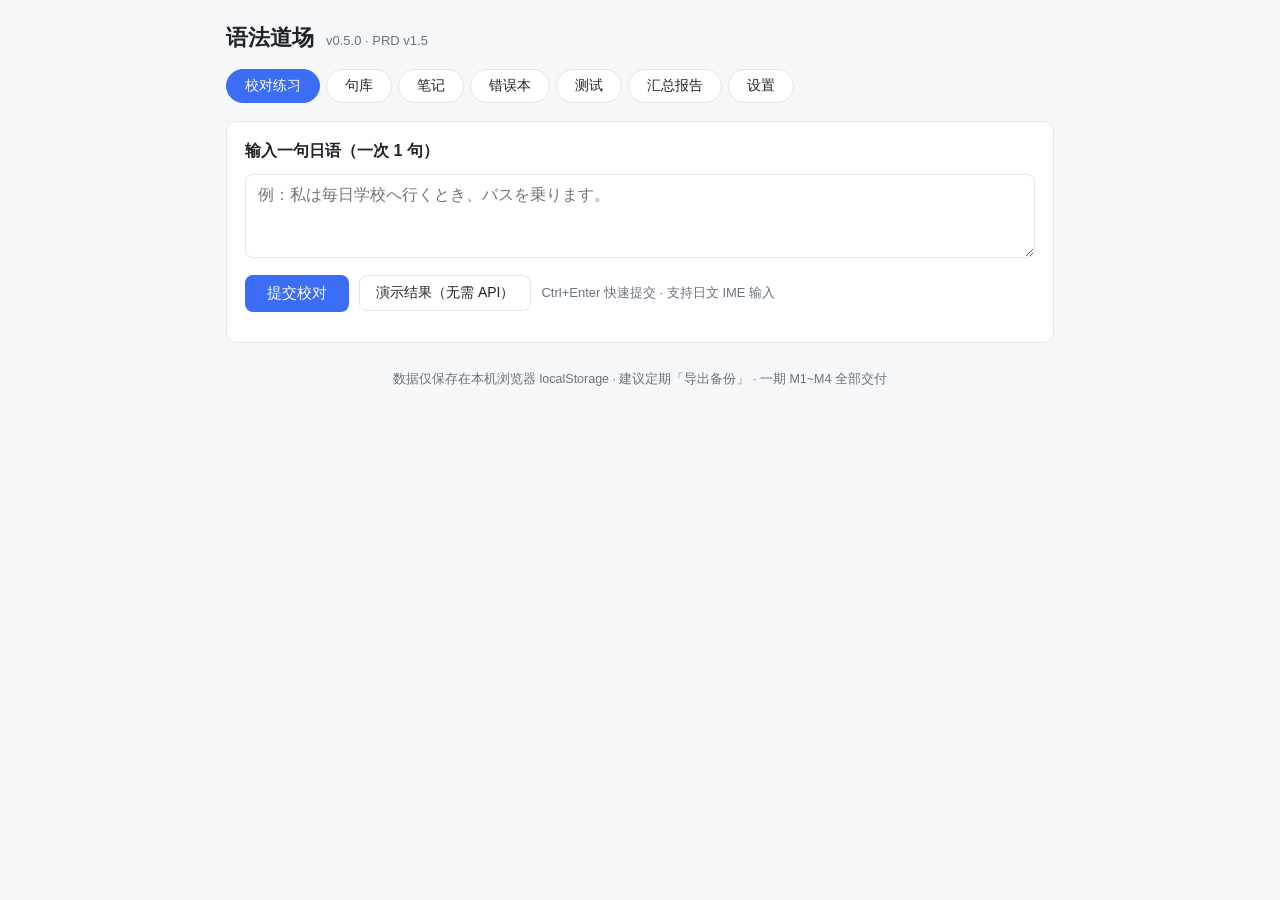
<file: app/index.html>
<!DOCTYPE html>
<html lang="zh-CN">
<head>
<meta charset="UTF-8">
<meta name="viewport" content="width=device-width, initial-scale=1.0">
<title>语法道场 · 日语语法学习工具</title>
<style>
  :root {
    --bg: #f6f7f9;
    --card: #ffffff;
    --text: #1f2328;
    --muted: #6a737d;
    --border: #e1e4e8;
    --primary: #3b6ef5;
    --primary-ink: #ffffff;
    --green: #1a9c6b;
    --green-bg: #e8f7f0;
    --yellow: #b8860b;
    --yellow-bg: #fdf6e3;
    --red: #d64545;
    --red-bg: #fdeeee;
    --radius: 10px;
  }
  * { box-sizing: border-box; }
  body {
    margin: 0; background: var(--bg); color: var(--text);
    font-family: "Segoe UI", "Microsoft YaHei", "Hiragino Sans GB", Arial, sans-serif;
    font-size: 15px; line-height: 1.6;
  }
  .wrap { max-width: 860px; margin: 0 auto; padding: 20px 16px 60px; }
  header.top { display: flex; align-items: baseline; gap: 12px; flex-wrap: wrap; margin-bottom: 4px; }
  header.top h1 { font-size: 22px; margin: 0; }
  header.top .ver { color: var(--muted); font-size: 13px; }
  .tabs { display: flex; gap: 6px; margin: 14px 0 18px; flex-wrap: wrap; }
  .tabs button {
    border: 1px solid var(--border); background: var(--card); color: var(--text);
    padding: 7px 18px; border-radius: 999px; font-size: 14px; cursor: pointer;
  }
  .tabs button.active { background: var(--primary); border-color: var(--primary); color: var(--primary-ink); }
  .tabs button:focus-visible { outline: 2px solid var(--primary); outline-offset: 2px; }
  .panel[hidden] { display: none; }
  .card { background: var(--card); border: 1px solid var(--border); border-radius: var(--radius); padding: 16px 18px; margin-bottom: 14px; }
  .card h2 { font-size: 16px; margin: 0 0 10px; }
  textarea {
    width: 100%; min-height: 84px; padding: 10px 12px; font-size: 16px;
    border: 1px solid var(--border); border-radius: 8px; resize: vertical;
    font-family: inherit; background: #fff; color: var(--text);
  }
  textarea:focus-visible { outline: 2px solid var(--primary); outline-offset: 1px; }
  .row { display: flex; gap: 10px; align-items: center; flex-wrap: wrap; margin-top: 10px; }
  button.primary {
    background: var(--primary); color: var(--primary-ink); border: none;
    padding: 9px 22px; border-radius: 8px; font-size: 15px; cursor: pointer;
  }
  button.plain {
    background: var(--card); color: var(--text); border: 1px solid var(--border);
    padding: 8px 16px; border-radius: 8px; font-size: 14px; cursor: pointer;
  }
  button.plain.danger { color: var(--red); border-color: var(--red); }
  button:disabled { opacity: .55; cursor: not-allowed; }
  .hint { color: var(--muted); font-size: 13px; }
  /* 判定横幅 */
  .verdict { display: flex; gap: 10px; align-items: center; flex-wrap: wrap; padding: 10px 14px; border-radius: 8px; font-weight: 600; margin-bottom: 12px; }
  .verdict.correct { background: var(--green-bg); color: var(--green); }
  .verdict.unnatural { background: var(--yellow-bg); color: var(--yellow); }
  .verdict.wrong { background: var(--red-bg); color: var(--red); }
  .badge {
    display: inline-block; padding: 1px 10px; border-radius: 999px; font-size: 12.5px;
    background: #eef1f6; color: var(--text); font-weight: 400; margin: 0 4px 4px 0;
  }
  .badge.level { background: #e8effe; }
  .badge.etype { background: #f3ece3; }
  mark.hl-err {
    background: transparent; color: var(--red); font-weight: 600;
    text-decoration: underline wavy var(--red); text-underline-offset: 4px;
  }
  .sentence { font-size: 17px; margin: 4px 0 10px; }
  .fixed-part { color: var(--green); font-weight: 600; }
  .fix-note { color: var(--muted); font-size: 13px; }
  .corr { border: 1px solid var(--border); border-radius: 8px; padding: 12px 14px; margin-top: 10px; }
  .corr .chg { font-size: 16px; margin-bottom: 6px; }
  .corr .chg .arr { color: var(--muted); margin: 0 8px; }
  .corr dl { margin: 0; display: grid; grid-template-columns: 64px 1fr; row-gap: 4px; }
  .corr dt { color: var(--muted); font-size: 13px; }
  .corr dd { margin: 0; font-size: 14px; }
  .translation { color: var(--muted); font-size: 14px; margin-top: 12px; }
  .status { font-size: 14px; }
  .status.err { color: var(--red); white-space: pre-wrap; }
  /* 下一句与归档动画 */
  .next-row { display: flex; gap: 12px; align-items: center; flex-wrap: wrap; margin: 2px 0 10px; }
  .result-wrap.archiving { position: relative; animation: archiveUp .55s cubic-bezier(.4, 0, .2, 1) forwards; }
  .result-wrap.archiving::after {
    content: '✓ 已存入句库';
    position: absolute; top: 0; left: 0; right: 0; bottom: 0;
    display: flex; align-items: center; justify-content: center;
    background: rgba(26, 156, 107, .94); color: #fff; font-weight: 600; font-size: 17px;
    border-radius: 10px;
    animation: saveFlash .55s ease forwards;
  }
  @keyframes archiveUp {
    0% { transform: translateY(0); opacity: 1; }
    45% { transform: translateY(-8px); opacity: 1; }
    100% { transform: translateY(-30px); opacity: 0; }
  }
  @keyframes saveFlash { 0% { opacity: 0; } 30% { opacity: 1; } 100% { opacity: 1; } }
  @media (prefers-reduced-motion: reduce) {
    .result-wrap.archiving, .result-wrap.archiving::after { animation-duration: .01s; }
  }
  /* 句库 */
  .stats { color: var(--muted); font-size: 13.5px; margin-bottom: 10px; }
  .filters { display: flex; gap: 6px; flex-wrap: wrap; margin-bottom: 12px; }
  .filters button {
    border: 1px solid var(--border); background: var(--card); border-radius: 999px;
    padding: 4px 14px; font-size: 13px; cursor: pointer; color: var(--text);
  }
  .filters button.active { background: var(--text); border-color: var(--text); color: #fff; }
  .rec { border: 1px solid var(--border); border-radius: 8px; padding: 12px 14px; margin-bottom: 10px; background: var(--card); }
  .rec .head { display: flex; align-items: center; gap: 8px; flex-wrap: wrap; }
  .rec .head .v { font-weight: 600; }
  .rec .head .v.correct { color: var(--green); }
  .rec .head .v.unnatural { color: var(--yellow); }
  .rec .head .v.wrong { color: var(--red); }
  .rec .head time { color: var(--muted); font-size: 12.5px; margin-left: auto; }
  .rec .body { margin-top: 6px; display: none; }
  .rec.open .body { display: block; }
  .rec .toggle { color: var(--primary); background: none; border: none; font-size: 13px; cursor: pointer; padding: 2px 4px; }
  .rec .del { color: var(--muted); background: none; border: none; cursor: pointer; font-size: 12.5px; padding: 2px 4px; }
  .rec .del:hover { color: var(--red); }
  /* 设置 */
  .field { margin-bottom: 12px; }
  .field label { display: block; font-size: 13.5px; color: var(--muted); margin-bottom: 4px; }
  .field input, .field select {
    width: 100%; padding: 8px 10px; font-size: 14px; border: 1px solid var(--border);
    border-radius: 8px; font-family: inherit; background: #fff; color: var(--text);
  }
  .proxy-label { display: flex; align-items: center; gap: 8px; color: var(--text); font-size: 13.5px; cursor: pointer; }
  .proxy-label input { width: auto; margin: 0; }
  footer { color: var(--muted); font-size: 12.5px; margin-top: 26px; text-align: center; }
  /* 考点语法 */
  .gp-block { margin-top: 12px; }
  .gp-block h3 { font-size: 14px; margin: 0 0 8px; color: var(--muted); font-weight: 600; }
  .gp-list { display: flex; flex-wrap: wrap; gap: 8px; }
  .gp { display: inline-flex; align-items: center; gap: 8px; border: 1px solid var(--border); background: var(--card); border-radius: 8px; padding: 6px 12px; font-size: 13.5px; cursor: pointer; font-family: inherit; color: var(--text); }
  .gp:hover { border-color: var(--primary); }
  .gp .gp-seg { font-weight: 600; }
  .gp .gp-name { color: var(--muted); }
  .gp .gp-flag { font-size: 12px; color: var(--primary); }
  .gp.marked { background: var(--primary); border-color: var(--primary); color: var(--primary-ink); }
  .gp.marked .gp-name, .gp.marked .gp-flag { color: var(--primary-ink); }
  /* 笔记 */
  .note-item { display: flex; align-items: baseline; gap: 10px; flex-wrap: wrap; padding: 6px 0; border-top: 1px dashed var(--border); }
  .note-item .gp-seg { color: var(--primary); font-weight: 600; }
  .note-item .note-sent { flex: 1 1 260px; }
  .note-item time { color: var(--muted); font-size: 12.5px; }
  /* 错误本 */
  .rate-badge { font-weight: 600; }
  .rate-r { background: var(--red-bg); color: var(--red); }
  .rate-y { background: var(--yellow-bg); color: var(--yellow); }
  .rate-g { background: var(--green-bg); color: var(--green); }
  .err-bar { display: flex; align-items: center; gap: 10px; margin: 8px 0 2px; }
  .err-bar .track { flex: 1 1 auto; height: 10px; border-radius: 5px; background: #eceff3; overflow: hidden; }
  .err-bar .fill { height: 100%; border-radius: 5px; }
  .err-bar .pc { flex: 0 0 auto; font-size: 13px; }
  .err-ex { border-top: 1px dashed var(--border); padding-top: 8px; margin-top: 8px; }
  /* 测试 */
  .quiz-head { display: flex; align-items: center; gap: 10px; flex-wrap: wrap; }
  .quiz-progress { height: 8px; border-radius: 4px; background: #eceff3; overflow: hidden; margin: 10px 0; }
  .quiz-progress div { height: 100%; background: var(--primary); border-radius: 4px; }
  .blank-slot { color: var(--muted); border-bottom: 2px solid var(--muted); padding: 0 26px; margin: 0 2px; }
  .opt { display: flex; align-items: center; gap: 10px; border: 1px solid var(--border); background: var(--card); border-radius: 8px; padding: 9px 14px; cursor: pointer; font-size: 14.5px; margin-bottom: 8px; }
  .opt:hover { border-color: var(--primary); }
  .opt input { width: auto; margin: 0; }
  .opt.sel { border-color: var(--primary); background: #f0f4ff; }
  .opt.good { border-color: var(--green); background: var(--green-bg); }
  .opt.bad { border-color: var(--red); background: var(--red-bg); }
  .quiz-input { width: 100%; max-width: 340px; padding: 9px 12px; font-size: 16px; border: 1px solid var(--border); border-radius: 8px; font-family: inherit; }
  .fb { border-radius: 10px; padding: 12px 16px; margin-top: 12px; }
  .fb.ok { background: var(--green-bg); border: 1px solid #bfe6d6; }
  .fb.bad { background: var(--red-bg); border: 1px solid #f3c1c1; }
  .fb h3 { margin: 0 0 6px; font-size: 15px; }
  .fb.ok h3 { color: var(--green); }
  .fb.bad h3 { color: var(--red); }
  .fb dl { margin: 6px 0 0; display: grid; grid-template-columns: 64px 1fr; row-gap: 4px; }
  .fb dt { color: var(--muted); font-size: 13px; }
  .fb dd { margin: 0; font-size: 14px; }
  .sum-kpis { display: flex; gap: 12px; flex-wrap: wrap; margin-bottom: 4px; }
  .sum-kpi { flex: 1 1 140px; border: 1px solid var(--border); border-radius: 10px; padding: 10px 14px; background: var(--card); }
  .sum-kpi .l { color: var(--muted); font-size: 12.5px; }
  .sum-kpi .v { font-size: 21px; font-weight: 600; }
  .ratechg { font-weight: 600; }
  /* 汇总报告 */
  .rep-bar { display: flex; align-items: center; gap: 10px; margin: 8px 0; }
  .rep-bar .nm { width: 220px; font-size: 13.5px; flex: 0 0 auto; }
  .rep-bar .track { flex: 1 1 auto; height: 10px; border-radius: 5px; background: #eceff3; overflow: hidden; }
  .rep-bar .fill { height: 100%; border-radius: 5px; }
  .rep-bar .pc { flex: 0 0 auto; font-size: 13px; width: 120px; text-align: right; }
  .stackbar { display: flex; height: 22px; border-radius: 6px; overflow: hidden; margin: 8px 0 4px; }
  .stackbar div { display: flex; align-items: center; justify-content: center; font-size: 11.5px; color: #fff; overflow: hidden; white-space: nowrap; }
  .weekbars { display: flex; align-items: flex-end; gap: 14px; height: 130px; padding: 0 6px; }
  .weekbars .wcol { flex: 1; text-align: center; display: flex; flex-direction: column; justify-content: flex-end; height: 100%; }
  .weekbars .wfill { background: var(--primary); border-radius: 4px 4px 0 0; }
  .weekbars .wlab { font-size: 12.5px; color: var(--muted); margin-top: 4px; line-height: 1.35; }
  @media (max-width: 560px) { .rep-bar .nm { width: 140px; } .rep-bar .pc { width: auto; } }
  /* 辨析对比表 */
  table.cmp { width: 100%; border-collapse: collapse; font-size: 13.5px; margin-top: 8px; }
  table.cmp th, table.cmp td { border: 1px solid var(--border); padding: 7px 10px; text-align: left; vertical-align: top; }
  table.cmp th { background: #f0f2f5; font-weight: 600; white-space: nowrap; }
  .table-responsive { overflow-x: auto; }
  @media (max-width: 560px) {
    .wrap { padding: 12px 10px 40px; }
    .card { padding: 12px; }
    .corr dl { grid-template-columns: 56px 1fr; }
  }
</style>
</head>
<body>
<div class="wrap">
  <header class="top">
    <h1>语法道场</h1>
    <span class="ver">v0.5.0 · PRD v1.5</span>
  </header>

  <nav class="tabs" aria-label="主导航">
    <button class="active" data-tab="practice" type="button" aria-pressed="true">校对练习</button>
    <button data-tab="library" type="button" aria-pressed="false">句库</button>
    <button data-tab="notes" type="button" aria-pressed="false">笔记</button>
    <button data-tab="errors" type="button" aria-pressed="false">错误本</button>
    <button data-tab="quiz" type="button" aria-pressed="false">测试</button>
    <button data-tab="report" type="button" aria-pressed="false">汇总报告</button>
    <button data-tab="settings" type="button" aria-pressed="false">设置</button>
  </nav>

  <!-- 校对练习 -->
  <section class="panel" id="panel-practice">
    <div class="card">
      <h2>输入一句日语（一次 1 句）</h2>
      <textarea id="sentence-input" placeholder="例：私は毎日学校へ行くとき、バスを乗ります。" aria-label="输入一句日语"></textarea>
      <div class="row">
        <button class="primary" id="btn-submit" type="button">提交校对</button>
        <button class="plain" id="btn-demo" type="button">演示结果（无需 API）</button>
        <span class="hint">Ctrl+Enter 快速提交 · 支持日文 IME 输入</span>
      </div>
      <p class="status" id="submit-status" role="status" aria-live="polite"></p>
    </div>
    <div id="result-area"></div>
  </section>

  <!-- 句库 -->
  <section class="panel" id="panel-library" hidden>
    <div class="card">
      <h2>句库</h2>
      <p class="stats" id="lib-stats"></p>
      <div class="filters" id="lib-filters">
        <button class="active" data-f="all" type="button">全部</button>
        <button data-f="wrong" type="button">有误</button>
        <button data-f="unnatural" type="button">不自然</button>
        <button data-f="correct" type="button">正确</button>
      </div>
      <div class="row" style="margin:0 0 10px">
        <input id="lib-search" type="text" placeholder="搜索句子关键词…" aria-label="搜索句子关键词" style="flex:1 1 200px;padding:8px 10px;font-size:14px;border:1px solid var(--border);border-radius:8px;font-family:inherit">
        <select id="lib-gp" aria-label="按语法点筛选" style="padding:8px 10px;font-size:14px;border:1px solid var(--border);border-radius:8px;font-family:inherit"></select>
      </div>
      <div id="lib-list"></div>
      <div class="row">
        <button class="plain" id="btn-export" type="button">导出备份（JSON）</button>
        <button class="plain" id="btn-import" type="button">导入备份</button>
        <input type="file" id="import-file" accept=".json,application/json" hidden>
        <button class="plain danger" id="btn-clear" type="button">清空全部数据</button>
      </div>
      <p class="status" id="lib-status" role="status" aria-live="polite"></p>
    </div>
  </section>

  <!-- 笔记 -->
  <section class="panel" id="panel-notes" hidden>
    <div class="card">
      <h2>语法笔记（按标记的考点归纳）</h2>
      <p class="stats" id="notes-stats"></p>
      <div id="notes-list"></div>
    </div>
    <div class="card">
      <h2>相似语法归纳与辨析</h2>
      <p class="stats" id="cmp-stats"></p>
      <div id="cmp-clusters"></div>
      <div class="row" style="margin-top:10px">
        <input id="cmp-input" type="text" class="quiz-input" style="max-width:none;flex:1 1 280px" placeholder="自定义辨析：输入 2~4 个语法条目，用、分隔（如：〜上で、〜上の、〜上は）">
        <button class="plain" id="cmp-run" type="button">AI 辨析</button>
      </div>
      <p class="hint">「AI 辨析」调用大模型生成逐条对比表（意思／接续／核心区别／例句），首次生成后缓存本机。需已在设置中配置 API Key。</p>
      <div id="cmp-result" role="status" aria-live="polite"></div>
    </div>
  </section>

  <!-- 错误本 -->
  <section class="panel" id="panel-errors" hidden>
    <div class="card">
      <h2>错误本</h2>
      <p class="stats" id="err-stats"></p>
      <div class="filters" id="err-sorts">
        <button class="active" data-s="rate" type="button">按错误率 ↓</button>
        <button data-s="wrong" type="button">按错误次数</button>
        <button data-s="recent" type="button">按最近出错</button>
      </div>
      <div id="err-list"></div>
    </div>
  </section>

  <!-- 测试 -->
  <section class="panel" id="panel-quiz" hidden>
    <div class="card" id="quiz-setup">
      <h2>测试</h2>
      <p class="stats" id="quiz-brief"></p>
      <div class="row">
        <label class="proxy-label" for="quiz-count">每轮题数
          <select id="quiz-count" class="quiz-input" style="width:auto;max-width:none;padding:6px 10px;font-size:14px">
            <option value="5">5 题</option>
            <option value="10" selected>10 题</option>
            <option value="20">20 题</option>
          </select>
        </label>
        <button class="primary" id="quiz-start" type="button">开始测试</button>
      </div>
      <p class="hint">题源：错误本条目为主（按错误率加权，同条目/同语法点每轮 ≤2 题）＋少量正确句防遗忘（≤20%）；答错的题本轮内稍后重测直到答对。</p>
    </div>
    <div id="quiz-area" role="status" aria-live="polite"></div>
  </section>

  <!-- 汇总报告 -->
  <section class="panel" id="panel-report" hidden>
    <div class="card">
      <h2>总览</h2>
      <div class="sum-kpis">
        <div class="sum-kpi"><div class="l">累计句子</div><div class="v" id="rep-total">0</div></div>
        <div class="sum-kpi"><div class="l">正确率</div><div class="v" id="rep-rate">—</div></div>
        <div class="sum-kpi"><div class="l">覆盖语法点</div><div class="v" id="rep-gp">0</div></div>
        <div class="sum-kpi"><div class="l">连续练习</div><div class="v" id="rep-streak">0</div></div>
      </div>
      <p class="hint" style="margin:8px 0 0">正确率＝判定非「有误」（正确＋不自然）的句子占比。</p>
    </div>
    <div class="card">
      <h2>语法点错误率 Top 5</h2>
      <div id="rep-top"></div>
    </div>
    <div class="card">
      <h2>错误类型占比</h2>
      <div id="rep-types"></div>
      <p class="hint" id="rep-types-note" style="margin:4px 0 0"></p>
    </div>
    <div class="card">
      <h2>正确率趋势（按周）</h2>
      <div id="rep-trend"></div>
    </div>
    <div class="row" style="justify-content:center">
      <button class="plain" id="btn-export-md" type="button">导出 Markdown</button>
      <button class="plain" id="btn-export-csv" type="button">导出 CSV</button>
    </div>
    <p class="hint" style="text-align:center">Markdown＝本页汇总报告；CSV＝逐句明细（含批改与标签，带 BOM 可直接用 Excel 打开）。</p>
    <p class="status" id="rep-status" role="status" aria-live="polite"></p>
  </section>

  <!-- 设置 -->
  <section class="panel" id="panel-settings" hidden>
    <div class="card">
      <h2>大模型 API 设置（校对引擎）</h2>
      <div class="field">
        <label for="set-provider">服务商</label>
        <select id="set-provider">
          <option value="glm">智谱 GLM（默认，端点已内置，无需填写地址）</option>
          <option value="custom">自定义 OpenAI 兼容端点</option>
        </select>
      </div>
      <div class="field" id="field-endpoint">
        <label for="set-endpoint">自定义 API 地址（必须以 /chat/completions 结尾）</label>
        <input id="set-endpoint" type="text" spellcheck="false">
      </div>
      <div class="field">
        <label for="set-key">API Key（仅保存在本机浏览器，不上传）</label>
        <input id="set-key" type="password" spellcheck="false" autocomplete="off">
      </div>
      <div class="field">
        <label for="set-model">模型名称（如 glm-4-flash / glm-4.6，或其他兼容模型）</label>
        <input id="set-model" type="text" spellcheck="false">
      </div>
      <div class="field">
        <label class="proxy-label" for="set-proxy">
          <input type="checkbox" id="set-proxy" checked>
          通过本地服务转发（绕开浏览器 CORS 限制；需保持 serve.ps1 运行）
        </label>
      </div>
      <div class="row">
        <button class="primary" id="btn-save-settings" type="button">保存设置</button>
        <button class="plain" id="btn-test" type="button">测试连接</button>
      </div>
      <p class="status" id="set-status" role="status" aria-live="polite"></p>
      <p class="hint">选择「智谱 GLM」时 API 地址已内置，只需填 Key 即可；Key 和设置会在点「测试连接」或「保存设置」时自动存本机，刷新不丢。「本地转发」默认开启（请求经本机 serve.ps1 转发，避免浏览器 CORS 报错 Failed to fetch）。若批改出现漏判/误判，可把模型改为 glm-4.6 等更强型号提升判别力（按平台计费），并配合结果页的「重新批改」「反馈漏判/误判」使用。</p>
    </div>
  </section>

  <footer>数据仅保存在本机浏览器 localStorage · 建议定期「导出备份」 · 一期 M1~M4 全部交付</footer>
</div>

<script>
(function () {
  'use strict';
  var APP_VERSION = '0.5.0';

  /* ---------- 存储 ---------- */
  function load(key, fallback) {
    try { var v = localStorage.getItem(key); return v ? JSON.parse(v) : fallback; }
    catch (e) { return fallback; }
  }
  function save(key, val) { localStorage.setItem(key, JSON.stringify(val)); }

  var GLM_ENDPOINT = 'https://open.bigmodel.cn/api/paas/v4/chat/completions';
  var settings = load('gd_settings', {
    provider: 'glm',
    endpoint: GLM_ENDPOINT,
    apiKey: '',
    model: 'glm-4-flash',
    proxy: true
  });
  if (settings.proxy === undefined) settings.proxy = true;
  if (!settings.provider) {
    settings.provider = (settings.endpoint && settings.endpoint !== GLM_ENDPOINT) ? 'custom' : 'glm';
  }
  var sentences = load('gd_sentences', []);

  /* ---------- 工具 ---------- */
  function $(id) { return document.getElementById(id); }
  function escapeHtml(s) {
    return String(s == null ? '' : s).replace(/[&<>"']/g, function (c) {
      return { '&': '&amp;', '<': '&lt;', '>': '&gt;', '"': '&quot;', "'": '&#39;' }[c];
    });
  }
  function fmtTime(ts) {
    var d = new Date(ts);
    function p(n) { return (n < 10 ? '0' : '') + n; }
    return (d.getMonth() + 1) + '-' + p(d.getDate()) + ' ' + p(d.getHours()) + ':' + p(d.getMinutes());
  }
  var VERDICT_TEXT = { correct: '正确', unnatural: '不自然', wrong: '有误' };

  /* ---------- 页签（自带实现） ---------- */
  var tabBtns = document.querySelectorAll('.tabs button');
  tabBtns.forEach(function (btn) {
    btn.addEventListener('click', function () {
      var name = btn.getAttribute('data-tab');
      tabBtns.forEach(function (b) {
        var on = b === btn;
        b.classList.toggle('active', on);
        b.setAttribute('aria-pressed', on ? 'true' : 'false');
      });
      ['practice', 'library', 'notes', 'errors', 'quiz', 'report', 'settings'].forEach(function (n) {
        $('panel-' + n).hidden = (n !== name);
      });
      if (name === 'library') renderLibrary();
      if (name === 'notes') renderNotes();
      if (name === 'errors') renderErrors();
      if (name === 'quiz') renderQuizBrief();
      if (name === 'report') renderReport();
    });
  });

  /* ---------- Prompt 与解析 ---------- */
  var SYSTEM_PROMPT = [
    '你是严格的日语语法批改老师，精通 J.TEST 考纲语法条目。对用户提交的一句日语进行语法校对，并识别句中考点语法。',
    '判定标准：以标准日语语法（J.TEST 考纲口径）为准；口语化但语法正确的表达判 unnatural 而非 wrong。',
    '只输出一个 JSON 对象，不要输出任何其他文字或代码块标记。格式：',
    '{"verdict":"correct|unnatural|wrong","translation":"整句中文翻译",',
    '"grammar_points":[{"segment":"原句中体现该考点的片段（与原句完全一致的连续子串）","point":"具体语法条目名","meaning":"该条目的中文意思","level":"A-C|D-E|F-G","note":"用法说明（中文一句话）","related":["易混或相关的语法条目名（0~3个）"]}],',
    '"corrections":[{"wrong":"原句中的错误片段（必须与原句完全一致的连续子串）","right":"正确写法（片段）",',
    '"accepted":["其他同样正确的写法（可选，通常 0~2 个，无则空数组）",',
    '"full_correct":"修正后的完整句子","reason":"错误原因：用中文解释语法规则",',
    '"tip":"避免建议：辨析要点或记忆口诀","grammar_point":"语法条目名",',
    '"level":"A-C|D-E|F-G","error_type":"助词误用|动词变形|时态・体|敬语|接续|惯用搭配|语序|其他"}]}',
    '规则：',
    '- point 必须细分到 J.TEST 考纲的具体语法条目（如「〜以後」「〜あまり（の）」「〜上で」），禁止写宽泛类别（如"时间表达""程度表达"）；corrections 的 grammar_point 同样要求。',
    '- meaning 为该条目的中文释义，如：〜以後 → "…以后"；〜あまり → "过于，因过于…而"。',
    '- 示例：「仕事を辞めた以後」→ point「〜以後」；「気持ちのあまり」→ point「〜あまり（の）」。',
    '- related 填写形近或义近、容易混淆的条目（如「〜上で」的 related 可含「〜上の」「〜上は」）。',
    '- 接续核对（重要）：对识别到的每个语法条目，逐一核对其接续要求（動詞活用形：て形/た形/辞書形/ない形、名詞、助詞）与本句实际形态是否一致；只要有一处接续不符合该条目的规范接续，即判 wrong 并写入 corrections。',
    '- 高频接续误用类别必须重点检查：た形与て形混接（例：「〜以来」接动词て形，「辞めた以来」是错的，应为「辞めて以来」；同类还有 〜てから／〜たびに／〜おかげで）、动词活用形误用、助词冗余或缺失。',
    '- 输出前自检：先在内部逐条目过一遍接续，再给出最终 verdict；不要凭"读起来顺不顺"的语感下结论。',
    '- 句子完全正确时 corrections 为空数组；unnatural 时 corrections 给出更自然的表达；level 按 J.TEST 级别标注；多处错误逐一列出；accepted 仅在存在多种常见正确写法时填写。',
    '- grammar_points 按考试重要性最多 6 条，完全正确的句子也必须给出。'
  ].join('\n');

  /* ---------- 模型 JSON 健壮解析（v0.4.6） ----------
     模型常在字符串值内输出裸换行/制表符（JSON 规范禁止），或留尾逗号。
     先按标准解析，失败后：① 字符串字面量内的裸控制字符转义；② 去尾逗号。 */
  function sanitizeJsonText(s) {
    var out = '';
    var inStr = false, esc = false;
    for (var i = 0; i < s.length; i++) {
      var ch = s[i];
      if (inStr) {
        if (esc) { out += ch; esc = false; continue; }
        if (ch === '\\') { out += ch; esc = true; continue; }
        if (ch === '"') { inStr = false; out += ch; continue; }
        var code = s.charCodeAt(i);
        if (code < 32) {
          if (code === 10) out += '\\n';
          else if (code === 13) out += '\\r';
          else if (code === 9) out += '\\t';
          else out += ' ';
          continue;
        }
        out += ch;
      } else {
        if (ch === '"') { inStr = true; out += ch; continue; }
        out += ch;
      }
    }
    return out;
  }
  function extractJson(content) {
    var s = String(content || '').trim();
    var fence = s.match(/```(?:json)?\s*([\s\S]*?)```/);
    if (fence) s = fence[1].trim();
    var a = s.indexOf('{'), b = s.lastIndexOf('}');
    if (a === -1 || b === -1) throw new Error('模型未返回 JSON');
    var raw = s.slice(a, b + 1);
    try {
      return JSON.parse(raw);
    } catch (e1) {
      try {
        return JSON.parse(sanitizeJsonText(raw));
      } catch (e2) {
        try {
          return JSON.parse(sanitizeJsonText(raw).replace(/,\s*([}\]])/g, '$1'));
        } catch (e3) {
          throw new Error('模型返回的 JSON 无法解析（已尝试自动修复）');
        }
      }
    }
  }

  function parseVerdict(content) {
    var obj = extractJson(content);
    var v = String(obj.verdict || '').toLowerCase();
    if (['correct', 'unnatural', 'wrong'].indexOf(v) === -1) v = 'wrong';
    var cors = Array.isArray(obj.corrections) ? obj.corrections : [];
    cors = cors.map(function (c) {
      return {
        wrong: c.wrong || '',
        right: c.right || '',
        accepted: Array.isArray(c.accepted) ? c.accepted.filter(function (a) { return typeof a === 'string' && a; }) : [],
        full_correct: c.full_correct || '',
        reason: c.reason || '',
        tip: c.tip || '',
        grammar_point: c.grammar_point || '',
        level: ['A-C', 'D-E', 'F-G'].indexOf(c.level) !== -1 ? c.level : '',
        error_type: c.error_type || ''
      };
    });
    var gps = Array.isArray(obj.grammar_points) ? obj.grammar_points : [];
    gps = gps.map(function (g) {
      return {
        segment: g.segment || '',
        point: g.point || '',
        meaning: g.meaning || '',
        level: ['A-C', 'D-E', 'F-G'].indexOf(g.level) !== -1 ? g.level : '',
        note: g.note || '',
        related: Array.isArray(g.related) ? g.related.filter(function (r) { return typeof r === 'string' && r; }).slice(0, 4) : [],
        marked: false
      };
    });
    return { verdict: v, translation: obj.translation || '', corrections: cors, grammar_points: gps };
  }

  function effectiveEndpoint() {
    if (settings.provider !== 'custom') return GLM_ENDPOINT;
    return (settings.endpoint || '').trim().replace(/\/+$/, '');
  }
  function validateSettings() {
    if (settings.provider === 'custom' && !/chat\/completions$/.test(effectiveEndpoint())) {
      return '自定义 API 地址必须以 /chat/completions 结尾（例如 https://…/v1/chat/completions），请检查是否粘贴了网页地址。';
    }
    return '';
  }
  function apiUrl() {
    var ep = effectiveEndpoint();
    if (settings.proxy && location.protocol.indexOf('http') === 0) {
      return '/__api/chat/completions?up=' + encodeURIComponent(ep);
    }
    return ep;
  }

  function chatRaw(systemPrompt, userText, timeoutMs) {
    var ctrl = new AbortController();
    var timer = setTimeout(function () { ctrl.abort(); }, timeoutMs || 30000);
    return fetch(apiUrl(), {
      method: 'POST',
      headers: { 'Content-Type': 'application/json', 'Authorization': 'Bearer ' + settings.apiKey },
      body: JSON.stringify({
        model: settings.model,
        messages: [
          { role: 'system', content: systemPrompt },
          { role: 'user', content: userText }
        ],
        temperature: 0.2
      }),
      signal: ctrl.signal
    }).then(function (res) {
      if (!res.ok) {
        return res.text().catch(function () { return ''; }).then(function (t) {
          throw new Error('HTTP ' + res.status + (t ? '：' + t.slice(0, 200) : ''));
        });
      }
      return res.json();
    }).then(function (data) {
      var content = data && data.choices && data.choices[0] && data.choices[0].message && data.choices[0].message.content;
      if (!content) throw new Error('返回内容为空');
      return content;
    }).finally(function () { clearTimeout(timer); });
  }

  /* 权威语法条目库（v0.4.3）：已确认条目的释义/接续/级别以本地数据为准，强制覆盖模型输出。
     来源：用户反馈沉淀（R7/R8/R10）。core 用于模糊匹配模型返回的条目名。 */
  var GRAMMAR_DB = {
    '〜以来': {
      meaning: '…以后（自从…以来）', level: 'D-E',
      note: '接续：動詞て形＋以来／名詞＋以来。不能接动词た形；后句须为持续性状态，不能用于未来。'
    },
    '〜以後': {
      meaning: '…以后（书面语）', level: 'D-E',
      note: '接续：名詞＋以後／動詞た形＋以後。注意与「〜以来」区分：た形接「以後」可以，接「以来」不行。'
    },
    '〜あまり（の）': {
      meaning: '过于…（而）', level: 'A-C',
      note: '接续：名詞＋の＋あまり／動詞る形＋あまり（に）。表示"因过度…而（导致）"。'
    },
    '〜上の': {
      meaning: '…之上的（连体修饰）', level: 'A-C',
      note: '接续：動詞た形／名詞＋の＋上の＋名詞。'
    },
    '〜上で': {
      meaning: '…之后／在…基础上', level: 'A-C',
      note: '接续：動詞た形＋上で／名詞＋の＋上で。表示"做完…之后再／在…基础上"。'
    },
    '〜上は': {
      meaning: '既然…就（必须）', level: 'A-C',
      note: '接续：動詞辞書形／た形＋上は。表示下决心或必然的推论。'
    }
  };
  function grammarCore(s) { return String(s || '').replace(/[〜~\s（）()]/g, ''); }
  function lookupGrammar(point) {
    var s = grammarCore(point);
    if (!s) return null;
    var keys = Object.keys(GRAMMAR_DB);
    for (var i = 0; i < keys.length; i++) {
      var core = keys[i].replace(/[〜~]/g, '').replace(/（[^）]*）/g, '');
      if (s.indexOf(core) !== -1) return { key: keys[i], db: GRAMMAR_DB[keys[i]] };
    }
    return null;
  }
  /* 考点与批改结论一致性（v0.4.3）：
     ① 权威条目库命中 → 覆盖模型的 meaning/note/level 并归一条目名；
     ② 被批改纠正的条目 → 考点标记 wrongUse（界面显示「本句用法有误」）；
     ③ 纠正了条目但考点列表缺失 → 以权威数据补入。 */
  function patchGrammarPoints(r) {
    (r.grammar_points || []).forEach(function (g) {
      var hit = lookupGrammar(g.point);
      if (hit) {
        g.point = hit.key;
        g.meaning = hit.db.meaning;
        g.note = hit.db.note;
        g.level = hit.db.level;
      }
    });
    (r.corrections || []).forEach(function (c) {
      if (!c.grammar_point) return;
      var hit = lookupGrammar(c.grammar_point);
      if (!hit) return;
      var gp = (r.grammar_points || []).find(function (g) {
        var h = lookupGrammar(g.point);
        return h && h.key === hit.key;
      });
      if (gp) {
        gp.wrongUse = true;
        gp.point = hit.key;
        gp.fix = {
          wrong: c.wrong || '',
          right: c.right || '',
          fixedSeg: (gp.segment && c.wrong && gp.segment.indexOf(c.wrong) !== -1 && c.right)
            ? gp.segment.replace(c.wrong, c.right)
            : (c.right || '')
        };
      } else {
        (r.grammar_points = r.grammar_points || []).push({
          segment: c.wrong || '', point: hit.key,
          meaning: hit.db.meaning, level: hit.db.level, note: hit.db.note,
          related: [], marked: false, wrongUse: true,
          fix: { wrong: c.wrong || '', right: c.right || '', fixedSeg: c.right || '' }
        });
      }
    });
  }
  var GRAMMAR_FACT_PROMPT = [
    '你是日语语法事实核查员。给你一个句子和其中识别出的考点条目列表（条目名／中文释义／用法说明／级别），请逐条核查：条目名是否为规范语法条目名（J.TEST 考纲口径）、中文释义是否正确、用法说明是否符合规范接续、J.TEST 级别（A-C 中上级／D-E 初中级／F-G 入门级）是否合理。',
    '只输出一个 JSON 对象：{"results":[…与输入条目同顺序、同数量…]}，每条格式：{"point":"规范条目名","meaning":"正确的中文释义","note":"正确的用法说明（必须以「接续：」开头）","level":"A-C|D-E|F-G","ok":true/false}，ok=false 表示原信息有误。',
    '示例：句「仕事を辞めた以来、毎日履歴書を書いています。」条目{point:"〜以来",meaning:"做了…之后",note:"動詞た形＋以来",level:"F-G"} → ok=false, point:"〜以来", meaning:"…以后（自从…以来）", note:"接续：動詞て形＋以来／名詞＋以来。不能接动词た形；后句须为持续性状态。", level:"D-E"。',
    '要求：只依据规范文法事实修正，不迁就原信息；确实判断不了的项目保持原值并 ok=true；results 顺序和数量必须与输入完全一致。'
  ].join('\n');
  function parseFactResults(content, expectLen) {
    var obj = extractJson(content);
    var arr = Array.isArray(obj.results) ? obj.results : [];
    if (arr.length !== expectLen) throw new Error('事实核查条数不匹配');
    return arr;
  }
  function applyFactChecks(r, results) {
    (results || []).forEach(function (res, i) {
      if (!res || res.ok) return;
      var gp = (r.grammar_points || [])[i];
      if (!gp) return;
      var hit = lookupGrammar(res.point);
      if (hit) {
        gp.point = hit.key;
        gp.meaning = hit.db.meaning;
        gp.note = hit.db.note;
        gp.level = hit.db.level;
        return;
      }
      if (res.point) gp.point = res.point;
      if (res.meaning) gp.meaning = res.meaning;
      if (res.note) gp.note = res.note;
      if (res.level && ['A-C', 'D-E', 'F-G'].indexOf(res.level) !== -1) gp.level = res.level;
    });
  }
  function factCheckGrammar(r, sentence) {
    var gps = r.grammar_points || [];
    if (!gps.length) return Promise.resolve(null);
    var payload = gps.map(function (g) {
      return { point: g.point, meaning: g.meaning || '', note: g.note || '', level: g.level || '' };
    });
    return chatRaw(GRAMMAR_FACT_PROMPT, '句子：' + sentence + '\n条目列表：' + JSON.stringify(payload), 30000)
      .then(function (content) { return parseFactResults(content, gps.length); })
      .catch(function () { return null; });
  }
  function callLLM(sentence) {
    return chatRaw(SYSTEM_PROMPT, sentence, 45000).then(function (content) {
      var r = parseVerdict(content);
      /* 接续复核流水线（v0.4.2）：
         第一层：本地确定性硬规则——教科书级接续误用，不依赖模型，保证命中并自动修正；
         第二层：软规则疑似片段 → 单目的专项校验调用（少样本，可靠性远高于大杂烩 Prompt）。 */
      var hard = hardConjScan(sentence);
      hard.forEach(function (h) {
        var dup = r.corrections.some(function (c) { return c.wrong === h.wrong; });
        if (!dup) r.corrections.push(h);
      });
      if (hard.length) r.verdict = 'wrong';
      var soft = softConjScan(sentence).filter(function (f) {
        return !r.corrections.some(function (c) { return c.wrong && c.wrong.indexOf(f.match) !== -1; });
      });
      /* 考点条目全量事实核查（与接续复核并行），之后统一权威覆盖＋一致性联动 */
      var factP = factCheckGrammar(r, sentence);
      var conjP = soft.length
        ? verifyConjLLM(sentence, soft).catch(function () { return null; })
        : Promise.resolve(null);
      return Promise.all([factP, conjP]).then(function (out) {
        var fact = out[0], conj = out[1];
        if (conj) {
          conj.forEach(function (res) {
            if (res.ok) return;
            var f0 = soft.find(function (f) { return f.match === res.match; });
            var dup = r.corrections.some(function (c) { return c.wrong === res.match; });
            if (!dup) {
              r.corrections.push({
                wrong: res.match,
                right: res.fix || '',
                full_correct: res.fix ? sentence.replace(res.match, res.fix) : '',
                reason: res.reason || ('接续不符：「' + res.point + '」的规范接续应为' + (f0 ? f0.expect : '')),
                tip: '',
                grammar_point: res.point || '',
                level: '',
                error_type: '接续'
              });
            }
            r.verdict = 'wrong';
          });
        } else if (soft.length) {
          r.conjUnverified = soft;
        }
        if (fact) applyFactChecks(r, fact);
        patchGrammarPoints(r);
        return r;
      });
    });
  }

  /* 硬规则：不规范接续且修正方式形态确定（同词干交换）——保证命中 */
  var HARD_CONJ_RULES = [
    {
      point: '〜以来',
      re: /([ただ])以来/g,
      swap: { 'た': 'て', 'だ': 'で' },
      reason: '「〜以来」接续动词て形或名词（N＋以来），不能接动词た形。',
      tip: '记「Vて＋以来＝自从…以来」：辞めて以来／来て以来／卒業以来；た形接「以来」是典型误用。'
    }
  ];
  /* 软规则：高频接续误用模式——只标记，交给专项校验判断 */
  var SOFT_CONJ_RULES = [
    { point: '〜たびに', re: /[ただ]たびに/, expect: '動詞辞書形／名詞の＋たびに' },
    { point: '〜次第（动词）', re: /[ただ]次第/, expect: '動詞ます形（去ます）＋次第' },
    { point: '〜がたい', re: /[ただ]がたい/, expect: '動詞ます形＋がたい' },
    { point: '〜つつ', re: /[ただ]つつ/, expect: '動詞ます形＋つつ' },
    { point: '〜きる', re: /[ただ]きる/, expect: '動詞ます形＋きる' },
    { point: '〜がち', re: /[ただ]がち/, expect: '動詞ます形／名詞＋がち' },
    { point: '〜以来', re: /の以来/, expect: '動詞て形／名詞＋以来（动词＋の＋以来为误用）' }
  ];
  function hardConjScan(text) {
    var out = [];
    HARD_CONJ_RULES.forEach(function (rule) {
      rule.re.lastIndex = 0;
      var m;
      while ((m = rule.re.exec(text)) !== null) {
        var tail = m[0];
        var fixed = rule.swap[m[1]] + tail.slice(1);
        out.push({
          wrong: tail,
          right: fixed,
          full_correct: text.replace(tail, fixed),
          reason: rule.reason,
          tip: rule.tip,
          grammar_point: rule.point,
          level: 'D-E',
          error_type: '接续'
        });
        if (rule.re.lastIndex === m.index) rule.re.lastIndex++;
      }
    });
    return out;
  }
  function softConjScan(text) {
    var out = [];
    SOFT_CONJ_RULES.forEach(function (rule) {
      var m = text.match(rule.re);
      if (m) out.push({ match: m[0], point: rule.point, expect: rule.expect });
    });
    return out;
  }
  var CONJ_VERIFY_PROMPT = [
    '你是日语动词接续审查员。给你一个句子和其中若干"疑似接续问题"片段，逐个判断其接续是否符合该语法条目的规范接续。',
    '只输出一个 JSON 对象：{"results":[{"match":"原文片段","point":"条目名","ok":true,"fix":"","reason":""}]}（不合规时 ok=false 并在 fix 给出修正片段，reason 一句话中文依据）。',
    '示例1：句「日本へ来た以来、毎日日記を書いている」，片段「た以来」（〜以来）→ ok=false, fix="て以来"（〜以来 接 Vて形/名詞）。',
    '示例2：句「日本へ来て以来、毎日日記を書いている」，片段「て以来」→ ok=true。',
    '判断依据只看接续形态，不管语义通顺；拿不准时 ok=true（宁漏勿误）。'
  ].join('\n');
  function verifyConjLLM(text, flags) {
    var user = '句子：' + text + '\n疑似片段：' + flags.map(function (f) {
      return '「' + f.match + '」（条目 ' + f.point + '，规范接续应为 ' + f.expect + '）';
    }).join('；');
    return chatRaw(CONJ_VERIFY_PROMPT, user, 30000).then(function (content) {
      var obj = extractJson(content);
      return Array.isArray(obj.results) ? obj.results : [];
    });
  }

  /* ---------- 高亮渲染 ---------- */
  function highlightHtml(text, cors) {
    var marks = [];
    cors.forEach(function (c, idx) {
      if (!c.wrong) return;
      var pos = text.indexOf(c.wrong);
      while (pos !== -1) {
        var overlap = marks.some(function (m) { return pos < m.end && pos + c.wrong.length > m.start; });
        if (!overlap) { marks.push({ start: pos, end: pos + c.wrong.length, idx: idx }); return; }
        pos = text.indexOf(c.wrong, pos + 1);
      }
    });
    marks.sort(function (a, b) { return a.start - b.start; });
    var html = '', cur = 0;
    marks.forEach(function (m) {
      html += escapeHtml(text.slice(cur, m.start));
      html += '<mark class="hl-err">' + escapeHtml(text.slice(m.start, m.end)) + '</mark>';
      cur = m.end;
    });
    html += escapeHtml(text.slice(cur));
    return html;
  }

  function badgesHtml(rec) {
    var out = '';
    rec.corrections.forEach(function (c) {
      if (c.grammar_point) out += '<span class="badge">' + escapeHtml(c.grammar_point) + '</span>';
      if (c.level) out += '<span class="badge level">' + escapeHtml(c.level) + '</span>';
      if (c.error_type) out += '<span class="badge etype">' + escapeHtml(c.error_type) + '</span>';
    });
    return out;
  }

  function gpChipHtml(rec, g, i) {
    var tip = [g.meaning, g.note].filter(Boolean).join('｜');
    var segHtml;
    if (g.wrongUse && g.fix && g.fix.fixedSeg) {
      segHtml = '<span class="gp-seg" style="text-decoration:line-through;text-decoration-color:var(--red);opacity:.7">' + escapeHtml(g.segment) + '</span>' +
        '<span class="gp-seg" style="color:var(--green)">' + escapeHtml(g.fix.fixedSeg) + '</span>';
    } else {
      segHtml = '<span class="gp-seg">' + escapeHtml(g.segment) + '</span>';
    }
    return '<button type="button" class="gp' + (g.marked ? ' marked' : '') +
      '" data-id="' + escapeHtml(rec.id) + '" data-gp="' + i + '" title="' + escapeHtml(tip) + '">' +
      segHtml +
      '<span class="gp-name">' + escapeHtml(g.point) + (g.level ? ' · ' + g.level : '') + (g.meaning ? '<br><span style="font-weight:400;font-size:12px;opacity:.85">' + escapeHtml(g.meaning) + '</span>' : '') + '</span>' +
      (g.wrongUse ? '<span style="font-size:12px;color:var(--red);font-weight:600">⚠ 本句用法有误</span>' : '') +
      '<span class="gp-flag">' + (g.marked ? '✓ 已标记' : '标记') + '</span>' +
      '</button>';
  }

  function grammarBlockHtml(rec) {
    if (!rec.grammar_points || !rec.grammar_points.length) return '';
    return '<div class="gp-block"><h3>考点语法（点击标记进笔记）</h3><div class="gp-list">' +
      rec.grammar_points.map(function (g, i) { return gpChipHtml(rec, g, i); }).join('') +
      '</div></div>';
  }

  function correctionsHtml(rec) {
    if (!rec.corrections.length) return '';
    var out = '';
    rec.corrections.forEach(function (c, i) {
      out += '<div class="corr">' +
        '<div class="chg">❌ ' + escapeHtml(c.wrong || '（未定位）') + '<span class="arr">→</span><span class="fixed-part">✅ ' + escapeHtml(c.right || '') + '</span></div>' +
        '<dl>' +
        '<dt>原因</dt><dd>' + escapeHtml(c.reason) + '</dd>' +
        '<dt>避免</dt><dd>' + escapeHtml(c.tip) + '</dd>' +
        (c.full_correct ? '<dt>整句</dt><dd>' + escapeHtml(c.full_correct) + '</dd>' : '') +
        '</dl></div>';
    });
    return out;
  }

  var currentResultId = null;
  function renderResult(rec) {
    currentResultId = rec.id;
    var area = $('result-area');
    var v = rec.verdict;
    var head = '<div class="verdict ' + v + '">' + VERDICT_TEXT[v] +
      (v === 'correct' ? ' —— 语法无误，继续保持' : v === 'unnatural' ? ' —— 不算错，但有更地道的说法' : ' —— 存在语法错误') + '</div>';
    var body = '<div class="card">' +
      '<h2>批改结果</h2>' +
      '<p class="sentence">' + highlightHtml(rec.text, rec.corrections) + '</p>' +
      (badgesHtml(rec) ? '<div style="margin-bottom:6px">' + badgesHtml(rec) + '</div>' : '') +
      grammarBlockHtml(rec) +
      correctionsHtml(rec) +
      (rec.conjUnverified && rec.conjUnverified.length
        ? '<p class="fix-note" style="color:var(--yellow)">⚠ 接续疑似问题未能自动复核（网络原因）：' +
          rec.conjUnverified.map(function (f) { return escapeHtml(f.match + '（' + f.point + '）'); }).join('、') + '。可点「重新批改」复查。</p>'
        : '') +
      (rec.translation ? '<p class="translation">译文：' + escapeHtml(rec.translation) + '</p>' : '') +
      '<p class="fix-note">已自动存入句库' + (rec.demo ? '（演示数据）' : '') + '。</p>' +
      '<div class="row" style="margin-top:10px">' +
      '<button type="button" id="btn-reproof" class="plain">重新批改</button>' +
      '<button type="button" id="btn-feedback" class="plain">反馈漏判/误判</button>' +
      (rec.reproofs ? '<span class="badge">已复核 ' + rec.reproofs + ' 次</span>' : '') +
      (rec.feedback ? '<span class="badge" style="background:var(--red-bg);color:var(--red)">已反馈·' + escapeHtml(rec.feedback.type) + '</span>' : '') +
      '</div>' +
      '</div>';
    var next = '<div class="next-row">' +
      '<button type="button" class="primary" id="btn-next">下一句 ▸</button>' +
      '<span class="hint">本句已保存 · 点击进入下一句练习</span>' +
      '</div>';
    area.innerHTML = '<div class="result-wrap">' + head + body + next + '</div>';
    area.scrollIntoView({ behavior: 'smooth', block: 'start' });
  }

  /* ---------- 下一句 / 重新批改 / 反馈 ---------- */
  var pendingFbType = null;
  function findCurrentRec() {
    for (var i = 0; i < sentences.length; i++) {
      if (sentences[i].id === currentResultId) return sentences[i];
    }
    return null;
  }
  $('result-area').addEventListener('click', function (e) {
    var t = e.target;
    if (t.closest('#btn-next')) { archiveNext(); return; }
    if (t.closest('#btn-reproof')) { reproofCurrent(); return; }
    if (t.closest('#btn-feedback')) { openFeedbackForm(); return; }
    if (t.classList && t.classList.contains('fb-type')) {
      pendingFbType = t.getAttribute('data-t');
      document.querySelectorAll('.fb-type').forEach(function (b) {
        b.style.borderColor = b === t ? 'var(--primary)' : 'var(--border)';
        b.style.color = b === t ? 'var(--primary)' : 'var(--text)';
      });
      return;
    }
    if (t.closest('#fb-save')) { saveFeedback(); return; }
    if (t.closest('#fb-cancel')) { var f = $('fb-form'); if (f) f.remove(); return; }
  });

  function archiveNext() {
    var wrap = $('result-area').querySelector('.result-wrap');
    if (!wrap || wrap.classList.contains('archiving')) return;
    wrap.classList.add('archiving');
    var input = $('sentence-input');
    var st = $('submit-status');
    setTimeout(function () {
      $('result-area').innerHTML = '';
      input.value = '';
      st.className = 'status';
      st.textContent = '✓ 上一句已存入句库，输入下一句继续。';
      input.focus();
      window.scrollTo({ top: 0, behavior: 'smooth' });
    }, 560);
  }

  function reproofCurrent() {
    var rec = findCurrentRec();
    var st = $('submit-status');
    if (!rec) return;
    if (rec.demo) { st.className = 'status err'; st.textContent = '演示数据不支持重新批改，请提交真实句子。'; return; }
    if (!settings.apiKey) { st.className = 'status err'; st.textContent = '重新批改需要 API Key：请到「设置」配置。'; return; }
    var btn = $('btn-reproof');
    if (!btn || btn.disabled) return;
    btn.disabled = true;
    btn.textContent = '重新批改中…';
    st.className = 'status'; st.textContent = '重新批改中…（会以更严格的接续核对规则复查）';
    callLLM(rec.text).then(function (r) {
      var oldMarks = {};
      (rec.grammar_points || []).forEach(function (g) { if (g.marked && g.point) oldMarks[g.point] = true; });
      (r.grammar_points || []).forEach(function (g) { if (oldMarks[g.point]) g.marked = true; });
      rec.verdict = r.verdict;
      rec.corrections = r.corrections;
      rec.grammar_points = r.grammar_points;
      rec.translation = r.translation;
      rec.conjUnverified = r.conjUnverified || [];
      rec.reproofs = (rec.reproofs || 0) + 1;
      if (rec.verdict === 'wrong') ingestSentence(errStore, errByKey(), rec);
      save('gd_sentences', sentences);
      saveErr();
      updateErrTab();
      st.textContent = '';
      renderResult(rec);
    }).catch(function (err) {
      st.className = 'status err';
      st.textContent = '重新批改失败：' + (err && err.message ? err.message : '未知错误');
      if (btn) { btn.disabled = false; btn.textContent = '重新批改'; }
    });
  }

  function openFeedbackForm() {
    var rec = findCurrentRec();
    if (!rec) return;
    if ($('fb-form')) return;
    pendingFbType = null;
    $('result-area').insertAdjacentHTML('beforeend',
      '<div class="card" id="fb-form">' +
      '<h2>反馈批改问题（帮助改进批改质量）</h2>' +
      '<div class="row" style="margin-top:0">' +
      '<button type="button" class="plain fb-type" data-t="漏判">漏判（有错没指出）</button>' +
      '<button type="button" class="plain fb-type" data-t="误判">误判（没错却说有错）</button>' +
      '</div>' +
      '<textarea id="fb-note" placeholder="补充说明（选填）。如：〜以来 应接动词て形，「辞めた以来」应为「辞めて以来」" style="width:100%;min-height:64px;margin-top:8px;padding:9px 12px;font-size:15px;border:1px solid var(--border);border-radius:8px;resize:vertical;font-family:inherit"></textarea>' +
      '<div class="row"><button type="button" class="primary" id="fb-save">提交反馈</button>' +
      '<button type="button" class="plain" id="fb-cancel">取消</button></div>' +
      '</div>');
    $('fb-form').scrollIntoView({ behavior: 'smooth', block: 'center' });
  }

  function saveFeedback() {
    var rec = findCurrentRec();
    if (!rec) return;
    if (!pendingFbType) { alert('请先选择反馈类型：漏判或误判。'); return; }
    rec.feedback = { type: pendingFbType, note: ($('fb-note').value || '').trim(), at: Date.now() };
    save('gd_sentences', sentences);
    var f = $('fb-form');
    if (f) f.remove();
    renderResult(rec);
    var st = $('submit-status');
    st.className = 'status';
    st.textContent = '已记录反馈（' + pendingFbType + '）。这类反馈将用于持续改进批改规则。';
  }

  /* ---------- 提交流程 ---------- */
  var submitting = false;
  function updateLibTab() {
    var btn = document.querySelector('.tabs [data-tab="library"]');
    if (btn) btn.textContent = sentences.length ? '句库 · ' + sentences.length : '句库';
  }
  function finishSubmit(rec, demo) {
    rec.id = 's' + Date.now() + Math.floor(Math.random() * 1000);
    rec.created_at = Date.now();
    rec.demo = !!demo;
    sentences.unshift(rec);
    save('gd_sentences', sentences);
    ingestSentence(errStore, errByKey(), rec);
    saveErr();
    renderResult(rec);
    updateLibTab();
    updateErrTab();
  }

  $('btn-submit').addEventListener('click', function () {
    var text = $('sentence-input').value.trim();
    var st = $('submit-status');
    if (!text) { st.className = 'status err'; st.textContent = '请先输入一句日语。'; return; }
    if (text.length > 300) { st.className = 'status err'; st.textContent = '句子过长（>300 字符），请一次只提交一句。'; return; }
    if (!settings.apiKey) { st.className = 'status err'; st.textContent = '尚未配置 API Key：请到「设置」填写，或点「演示结果」体验。'; return; }
    var vErr = validateSettings();
    if (vErr) { st.className = 'status err'; st.textContent = vErr; return; }
    if (submitting) return;
    submitting = true;
    $('btn-submit').disabled = true;
    st.className = 'status'; st.textContent = '校对中…（含接续复核两段检查，通常 5~15 秒）';
    callLLM(text).then(function (r) {
      st.textContent = '';
      finishSubmit({ text: text, verdict: r.verdict, translation: r.translation, corrections: r.corrections, grammar_points: r.grammar_points, conjUnverified: r.conjUnverified || [] }, false);
    }).catch(function (err) {
      var msg = err.name === 'AbortError' ? '请求超时（30 秒），请检查网络后重试。' :
        '校对失败：' + (err && err.message ? err.message : '未知错误') +
        (err && err.name === 'TypeError'
          ? '\n提示：网络/CORS 失败——请确认本地服务 serve.ps1 正在运行（本地转发已开启时），或到「设置」调整。'
          : '\n提示：401/403 为 Key 无效；其他错误请查看返回信息。');
      st.className = 'status err'; st.textContent = msg;
    }).finally(function () {
      submitting = false;
      $('btn-submit').disabled = false;
    });
  });

  $('sentence-input').addEventListener('keydown', function (e) {
    if ((e.ctrlKey || e.metaKey) && e.key === 'Enter') { e.preventDefault(); $('btn-submit').click(); }
  });

  /* ---------- 演示模式 ---------- */
  var DEMO_INPUT = '私は毎日学校へ行くとき、バスを乗ります。';
  var DEMO_RESULT = {
    verdict: 'wrong',
    translation: '我每天去学校时坐公交车。',
    grammar_points: [
      { segment: '毎日', point: '毎日', meaning: '每天（频率）', level: 'F-G', note: '频率词修饰动词，表示"每天"重复发生。', related: ['いつも', 'たびに'] },
      { segment: '学校へ行くとき', point: '〜とき（动词辞书形＋とき）', meaning: '…的时候', level: 'D-E', note: '前接动词辞书形，表示"做…的时候"。', related: ['〜頃', '〜間に'] },
      { segment: 'バスに乗ります', point: '〜に乗る', meaning: '乘坐（交通工具）', level: 'F-G', note: '乗り物＋に＋乗る。', related: ['〜を降りる', '〜で行く'] }
    ],
    corrections: [{
      wrong: 'を',
      right: 'に',
      full_correct: '私は毎日学校へ行くとき、バスに乗ります。',
      reason: '移动动词「乗る」表示“乘坐”时，乘具用「に」标记（表示落脚点）；「を」用于标记动作的直接对象（如 映画を見る）。',
      tip: '记住口诀「乗り物＋に＋乗る」：電車に乗る／飛行機に乗る；不要类推成「バスを乗る」。',
      grammar_point: '乗り物に乗る（乘坐交通工具）',
      level: 'F-G',
      error_type: '助词误用'
    }]
  };
  $('btn-demo').addEventListener('click', function () {
    $('sentence-input').value = DEMO_INPUT;
    finishSubmit({
      text: DEMO_INPUT,
      verdict: DEMO_RESULT.verdict,
      translation: DEMO_RESULT.translation,
      corrections: JSON.parse(JSON.stringify(DEMO_RESULT.corrections)),
      grammar_points: JSON.parse(JSON.stringify(DEMO_RESULT.grammar_points))
    }, true);
    $('submit-status').className = 'status'; $('submit-status').textContent = '已载入演示结果（未调用 API）。';
  });

  /* ---------- 句库 ---------- */
  var curFilter = 'all';
  function libGrammarPoints() {
    var set = {};
    sentences.forEach(function (rec) {
      (rec.corrections || []).forEach(function (c) { if (c.grammar_point) set[c.grammar_point] = 1; });
      (rec.grammar_points || []).forEach(function (g) { if (g.point) set[g.point] = 1; });
    });
    return Object.keys(set).sort();
  }
  function renderLibrary() {
    var counts = { all: sentences.length, wrong: 0, unnatural: 0, correct: 0 };
    sentences.forEach(function (s) { counts[s.verdict]++; });
    $('lib-stats').textContent = '共 ' + counts.all + ' 句 · 有误 ' + counts.wrong + ' · 不自然 ' + counts.unnatural + ' · 正确 ' + counts.correct;
    var kw = ($('lib-search').value || '').trim();
    var gp = $('lib-gp').value || '';
    var list = sentences.filter(function (s) {
      if (curFilter !== 'all' && s.verdict !== curFilter) return false;
      if (kw && s.text.indexOf(kw) === -1) return false;
      if (gp) {
        var hit = false;
        (s.corrections || []).forEach(function (c) { if (c.grammar_point === gp) hit = true; });
        (s.grammar_points || []).forEach(function (g) { if (g.point === gp) hit = true; });
        if (!hit) return false;
      }
      return true;
    });
    var sel = $('lib-gp');
    var cur = sel.value;
    sel.innerHTML = '<option value="">全部语法点</option>' +
      libGrammarPoints().map(function (p) {
        return '<option value="' + escapeHtml(p) + '"' + (p === cur ? ' selected' : '') + '>' + escapeHtml(p) + '</option>';
      }).join('');
    var box = $('lib-list');
    if (!list.length) {
      box.innerHTML = '<p class="hint">暂无记录。去「校对练习」提交第一句吧。</p>';
      return;
    }
    var html = '';
    list.forEach(function (rec) {
      var hasDetail = rec.corrections.length > 0 || rec.translation || (rec.grammar_points && rec.grammar_points.length > 0);
      html += '<div class="rec" data-id="' + escapeHtml(rec.id) + '">' +
        '<div class="head">' +
        '<span class="v ' + rec.verdict + '">' + VERDICT_TEXT[rec.verdict] + '</span>' +
        (rec.demo ? '<span class="badge">演示</span>' : '') +
        (rec.feedback ? '<span class="badge" style="background:var(--red-bg);color:var(--red)">已反馈·' + escapeHtml(rec.feedback.type) + '</span>' : '') +
        (rec.reproofs ? '<span class="badge">复核' + rec.reproofs + '</span>' : '') +
        '<time>' + fmtTime(rec.created_at) + '</time>' +
        '</div>' +
        '<p class="sentence" style="margin:6px 0 2px">' + highlightHtml(rec.text, rec.corrections) + '</p>' +
        (badgesHtml(rec) ? '<div>' + badgesHtml(rec) + '</div>' : '') +
        '<div class="row" style="margin-top:6px">' +
        (hasDetail ? '<button class="toggle" type="button">展开详情</button>' : '') +
        '<button class="del" type="button">删除</button>' +
        '</div>' +
        '<div class="body">' + correctionsHtml(rec) + grammarBlockHtml(rec) +
        (rec.translation ? '<p class="translation">译文：' + escapeHtml(rec.translation) + '</p>' : '') + '</div>' +
        '</div>';
    });
    box.innerHTML = html;
  }

  $('lib-filters').addEventListener('click', function (e) {
    var btn = e.target.closest('button[data-f]');
    if (!btn) return;
    curFilter = btn.getAttribute('data-f');
    $('lib-filters').querySelectorAll('button').forEach(function (b) {
      b.classList.toggle('active', b === btn);
    });
    renderLibrary();
  });

  $('lib-search').addEventListener('input', renderLibrary);
  $('lib-gp').addEventListener('change', renderLibrary);

  $('lib-list').addEventListener('click', function (e) {
    var recEl = e.target.closest('.rec');
    if (!recEl) return;
    var id = recEl.getAttribute('data-id');
    if (e.target.classList.contains('toggle')) {
      recEl.classList.toggle('open');
      e.target.textContent = recEl.classList.contains('open') ? '收起详情' : '展开详情';
    } else if (e.target.classList.contains('del')) {
      if (!confirm('删除这条记录？删除后不可恢复。')) return;
      sentences = sentences.filter(function (s) { return s.id !== id; });
      save('gd_sentences', sentences);
      renderLibrary();
      updateLibTab();
      $('lib-status').textContent = '已删除 1 条记录。';
    }
  });

  /* ---------- 考点标记（全局委托：结果区 / 句库详情 / 笔记页通用） ---------- */
  document.addEventListener('click', function (e) {
    var chip = e.target.closest('.gp');
    if (!chip) return;
    var id = chip.getAttribute('data-id');
    var gi = parseInt(chip.getAttribute('data-gp'), 10);
    var rec = null;
    for (var i = 0; i < sentences.length; i++) {
      if (sentences[i].id === id) { rec = sentences[i]; break; }
    }
    if (!rec || !rec.grammar_points || !rec.grammar_points[gi]) return;
    var g = rec.grammar_points[gi];
    g.marked = !g.marked;
    save('gd_sentences', sentences);
    document.querySelectorAll('.gp[data-id="' + id + '"][data-gp="' + gi + '"]').forEach(function (b) {
      b.classList.toggle('marked', g.marked);
      var f = b.querySelector('.gp-flag');
      if (f) f.textContent = g.marked ? '✓ 已标记' : '标记';
    });
    if (!$('panel-notes').hidden) renderNotes();
  });

  /* ---------- 语法笔记：按标记的考点归纳 ---------- */
  function renderNotes() {
    var groups = {}, order = [];
    sentences.forEach(function (rec) {
      (rec.grammar_points || []).forEach(function (g) {
        if (!g.marked || !g.point) return;
        if (!groups[g.point]) {
          groups[g.point] = { point: g.point, meaning: g.meaning || '', level: g.level || '', note: g.note || '', related: [], items: [] };
          order.push(g.point);
        }
        var gr = groups[g.point];
        if (g.level && !gr.level) gr.level = g.level;
        if (g.meaning && !gr.meaning) gr.meaning = g.meaning;
        (g.related || []).forEach(function (r) { if (gr.related.indexOf(r) === -1) gr.related.push(r); });
        gr.items.push({ rec: rec, seg: g.segment, fix: g.fix || null, wrongUse: !!g.wrongUse });
      });
    });
    var arr = order.map(function (k) { return groups[k]; });
    arr.sort(function (a, b) { return b.items.length - a.items.length; });
    var totalMarks = arr.reduce(function (n, g) { return n + g.items.length; }, 0);
    $('notes-stats').textContent = arr.length
      ? '共标记 ' + totalMarks + ' 处 · 覆盖 ' + arr.length + ' 个语法点'
      : '暂无标记。在批改结果或句库详情中点击考点语法条目即可标记。';
    if (!arr.length) { $('notes-list').innerHTML = ''; renderClusters([]); return; }
    var html = '';
    arr.forEach(function (g) {
      html += '<div class="rec">' +
        '<div class="head"><span class="v" style="color:var(--primary)">' + escapeHtml(g.point) + '</span>' +
        (g.meaning ? '<span class="badge">' + escapeHtml(g.meaning) + '</span>' : '') +
        (g.level ? '<span class="badge level">' + escapeHtml(g.level) + '</span>' : '') +
        '<span class="badge">标记 ' + g.items.length + ' 次</span></div>' +
        (g.note ? '<p class="fix-note" style="margin:4px 0 2px">' + escapeHtml(g.note) + '</p>' : '') +
        (g.related.length ? '<p class="hint" style="margin:2px 0 6px">易混：' + g.related.map(function (r) { return escapeHtml(r); }).join('・') + '</p>' : '') +
        g.items.map(function (it) {
          var segHtml;
          if (it.wrongUse && it.fix && it.fix.fixedSeg) {
            segHtml = '<span class="gp-seg" style="text-decoration:line-through;text-decoration-color:var(--red);opacity:.7">' + escapeHtml(it.seg) + '</span>' +
              '<span class="gp-seg" style="color:var(--green)">' + escapeHtml(it.fix.fixedSeg) + '</span>';
          } else {
            segHtml = '<span class="gp-seg">' + escapeHtml(it.seg) + '</span>';
          }
          return '<div class="note-item">' +
            segHtml +
            '<span class="note-sent">' + escapeHtml(it.rec.text) + '</span>' +
            '<time>' + fmtTime(it.rec.created_at) + '</time>' +
            '</div>';
        }).join('') +
        '</div>';
    });
    $('notes-list').innerHTML = html;
    renderClusters(arr.map(function (g) { return g.point; }));
  }

  /* ---------- 相似语法归纳与辨析 ---------- */
  var COMPARE_PROMPT = [
    '你是日语语法辨析老师，精通 J.TEST 考纲。用户给出若干个相近或易混的日语语法条目，请逐一辨析。',
    '只输出一个 JSON 对象，格式：',
    '{"rows":[{"point":"条目名","meaning":"中文意思","conn":"接续方式","diff":"与其他条目的核心区别（中文，要具体对比，不要泛泛而谈）","example":"一个简短日文例句＋中文翻译"}]}',
    'rows 顺序与用户给出的条目一致；若某条目不存在请原样保留并在 meaning 中说明。'
  ].join('\n');
  function normPoint(s) { return String(s || '').replace(/[〜~\s]/g, ''); }
  function lcsOf(a, b) {
    var best = '';
    for (var i = 0; i < a.length; i++) {
      for (var j = i + 1; j <= a.length; j++) {
        var s = a.slice(i, j);
        if (s.length > best.length && b.indexOf(s) !== -1) best = s;
      }
    }
    return best;
  }
  function shareCore(a, b) {
    var core = lcsOf(a, b);
    if (!core) return false;
    var isKanji = /[\u4e00-\u9faf]/.test(core);
    return core.length >= (isKanji ? 1 : 2);
  }
  function commonCore(list) {
    var shortest = list.slice().sort(function (a, b) { return a.length - b.length; })[0];
    var a = normPoint(shortest);
    for (var len = a.length; len >= 1; len--) {
      for (var i = 0; i + len <= a.length; i++) {
        var s = a.slice(i, i + len);
        if (list.every(function (p) { return normPoint(p).indexOf(s) !== -1; })) return s;
      }
    }
    return '';
  }
  function clusterPoints(points) {
    var parent = points.map(function (_, i) { return i; });
    function find(x) { while (parent[x] !== x) { parent[x] = parent[parent[x]]; x = parent[x]; } return x; }
    for (var i = 0; i < points.length; i++) {
      for (var j = i + 1; j < points.length; j++) {
        if (normPoint(points[i]) === normPoint(points[j]) || shareCore(normPoint(points[i]), normPoint(points[j]))) {
          var a = find(i), b = find(j);
          if (a !== b) parent[b] = a;
        }
      }
    }
    var groups = {};
    points.forEach(function (p, i) {
      var r = find(i);
      (groups[r] = groups[r] || []).push(p);
    });
    return Object.keys(groups).map(function (k) { return groups[k]; })
      .filter(function (g) { return g.length >= 2; });
  }
  function renderClusters(points) {
    var clusters = clusterPoints(points);
    $('cmp-stats').textContent = clusters.length
      ? '在已标记的语法点中发现 ' + clusters.length + ' 组形近/义近语法'
      : '暂未发现可聚类的相似语法（标记更多语法点后自动归纳，如「〜上で／〜上の／〜上は」）。';
    var html = clusters.map(function (c, i) {
      return '<div class="rec" style="margin-bottom:10px">' +
        '<div class="head"><span class="v" style="color:var(--primary)">' + escapeHtml(commonCore(c) || '相关') + ' 系列</span></div>' +
        '<div style="margin:6px 0">' + c.map(function (p) { return '<span class="badge level">' + escapeHtml(p) + '</span>'; }).join('') + '</div>' +
        '<button class="cmp-go" data-list="' + escapeHtml(c.join('｜')) + '" type="button" style="border:1px solid var(--border);background:var(--card);color:var(--text);padding:6px 14px;border-radius:8px;font-size:13px;cursor:pointer">AI 辨析对比</button>' +
        '</div>';
    }).join('');
    $('cmp-clusters').innerHTML = html;
  }
  function compareCacheKey(list) { return list.slice().sort().join('｜'); }
  function parseCompare(content) {
    var obj = extractJson(content);
    var rows = Array.isArray(obj.rows) ? obj.rows : [];
    return rows.map(function (r) {
      return {
        point: r.point || '', meaning: r.meaning || '',
        conn: r.conn || '', diff: r.diff || '', example: r.example || ''
      };
    });
  }
  function compareTableHtml(rows, cached) {
    return (cached ? '<p class="hint" style="margin:0 0 4px">（本机缓存，生成于 ' + fmtTime(cached) + '）</p>' : '') +
      '<div class="table-responsive"><table class="cmp" aria-label="语法辨析对比"><thead><tr>' +
      '<th>条目</th><th>意思</th><th>接续</th><th>核心区别</th><th>例句</th></tr></thead><tbody>' +
      rows.map(function (r) {
        return '<tr><td><strong>' + escapeHtml(r.point) + '</strong></td><td>' + escapeHtml(r.meaning) +
          '</td><td>' + escapeHtml(r.conn) + '</td><td>' + escapeHtml(r.diff) + '</td><td>' + escapeHtml(r.example) + '</td></tr>';
      }).join('') + '</tbody></table></div>';
  }
  function runCompare(list) {
    var box = $('cmp-result');
    if (list.length < 2 || list.length > 4) {
      box.innerHTML = '<p class="status err">请提供 2~4 个语法条目进行辨析。</p>';
      return;
    }
    if (!settings.apiKey) {
      box.innerHTML = '<p class="status err">尚未配置 API Key：请到「设置」填写后再使用 AI 辨析。</p>';
      return;
    }
    var cache = load('gd_compare', {});
    var key = compareCacheKey(list);
    if (cache[key]) {
      box.innerHTML = compareTableHtml(cache[key].rows, cache[key].at);
      return;
    }
    box.innerHTML = '<p class="status">辨析生成中…（通常 3~10 秒）</p>';
    chatRaw(COMPARE_PROMPT, list.join('、'), 60000).then(function (content) {
      var rows = parseCompare(content);
      if (!rows.length) throw new Error('辨析结果为空');
      cache[key] = { at: Date.now(), rows: rows };
      save('gd_compare', cache);
      box.innerHTML = compareTableHtml(rows);
    }).catch(function (err) {
      box.innerHTML = '<p class="status err">辨析失败：' + (err && err.message ? err.message : '未知错误') + '</p>';
    });
  }
  $('cmp-clusters').addEventListener('click', function (e) {
    var btn = e.target.closest('.cmp-go');
    if (!btn) return;
    runCompare(btn.getAttribute('data-list').split('｜'));
  });
  $('cmp-run').addEventListener('click', function () {
    var list = ($('cmp-input').value || '').split(/[,，、]/).map(function (s) { return s.trim(); }).filter(Boolean);
    runCompare(list);
  });

  /* ---------- M2：错误本数据层（口径见 PRD §1.4） ---------- */
  var DISTRACTOR_BANK = {
    '助词误用': ['に', 'を', 'で', 'へ', 'が', 'と', 'から', 'まで', 'より', 'は'],
    '动词变形': ['して', 'した', 'する', 'している', 'された', 'させて', 'られる', 'しない'],
    '接続': ['て', 'た', 'ない', 'ば', 'たら', 'ながら', 'ので', 'のに', 'けれど'],
    '时态・体': ['している', 'した', 'する', 'していた', 'してしまう', 'しておく'],
    '敬语': ['なさいます', 'します', 'されます', 'いたします', 'おっしゃいます'],
    '惯用搭配': [], '语序': [], '其他': []
  };
  function normAns(s) {
    return String(s == null ? '' : s).trim().replace(/[\s。、．，,．!！?？·「」]/g, '');
  }
  function errKey(c) {
    return c.grammar_point || ((c.error_type || '其他') + '｜' + (c.wrong || ''));
  }
  function ingestSentence(st, byKey, rec) {
    if (rec.verdict !== 'wrong' || !rec.corrections || !rec.corrections.length) return;
    if (!rec._ingestedKeys) rec._ingestedKeys = {};
    var seen = {};
    rec.corrections.forEach(function (c) {
      var k = errKey(c);
      if (seen[k] || rec._ingestedKeys[k]) return;
      seen[k] = 1;
      rec._ingestedKeys[k] = 1;
      var it = byKey[k];
      if (!it) {
        it = byKey[k] = {
          key: k,
          point: c.grammar_point || c.error_type || '未命名语法点',
          level: c.level || '',
          error_type: c.error_type || '',
          appear: 0, wrong: 0,
          lastSeenRound: 0, lastTestedAt: null,
          manualMastered: false,
          examples: []
        };
        st.items.push(it);
      }
      it.appear++; it.wrong++;
      it.level = c.level || it.level;
      it.error_type = c.error_type || it.error_type;
      it.examples.unshift({
        sid: rec.id, text: rec.text,
        wrongSeg: c.wrong || '', right: c.right || '',
        accepted: Array.isArray(c.accepted) ? c.accepted.slice() : [],
        full: c.full_correct || '', reason: c.reason || '', tip: c.tip || '',
        at: rec.created_at
      });
      if (it.examples.length > 8) it.examples.pop();
    });
  }
  function errByKey() {
    var m = {};
    errStore.items.forEach(function (it) { m[it.key] = it; });
    return m;
  }
  function loadErrors() {
    var stored = load('gd_errors', null);
    if (stored && Array.isArray(stored.items)) return stored;
    var st = { round: 0, items: [] };
    var byKey = {};
    sentences.slice().sort(function (a, b) { return a.created_at - b.created_at; })
      .forEach(function (rec) { ingestSentence(st, byKey, rec); });
    save('gd_errors', st);
    return st;
  }
  var errStore = loadErrors();
  function saveErr() { save('gd_errors', errStore); }
  function errRate(it) { return it.appear ? it.wrong / it.appear : 0; }
  function errStatus(it) {
    var r = errRate(it);
    if (it.manualMastered) return { label: '已掌握', cls: 'dot-g', manual: true };
    if (r < 0.2 && (it.appear - 1) >= 3) return { label: '已掌握', cls: 'dot-g', manual: false };
    if (r >= 0.5) return { label: '未掌握', cls: 'dot-r', manual: false };
    return { label: '巩固中', cls: 'dot-y', manual: false };
  }
  function weightOf(it) {
    var base = Math.max(errRate(it), 0.02);
    var gap = Math.min(Math.max(errStore.round - it.lastSeenRound, 0), 6);
    var master = errStatus(it).label === '已掌握' ? 0.3 : 1;
    return base * (1 + 0.15 * gap) * master;
  }
  function applyAnswer(it, ok) {
    it.appear++;
    if (!ok) it.wrong++;
    it.lastSeenRound = errStore.round;
    it.lastTestedAt = Date.now();
    saveErr();
    updateErrTab();
    return errStatus(it);
  }
  function updateErrTab() {
    var btn = document.querySelector('.tabs [data-tab="errors"]');
    if (btn) btn.textContent = errStore.items.length ? '错误本 · ' + errStore.items.length : '错误本';
  }
  function hlSeg(text, seg) {
    if (!seg) return escapeHtml(text);
    var pos = text.indexOf(seg);
    if (pos === -1) return escapeHtml(text);
    return escapeHtml(text.slice(0, pos)) +
      '<mark class="hl-err">' + escapeHtml(seg) + '</mark>' +
      escapeHtml(text.slice(pos + seg.length));
  }

  /* ---------- M2：错误本 UI ---------- */
  var errSort = 'rate';
  function renderErrors() {
    var list = errStore.items.slice();
    var counts = { r: 0, y: 0, g: 0 };
    errStore.items.forEach(function (it) {
      var s = errStatus(it).label;
      if (s === '未掌握') counts.r++; else if (s === '巩固中') counts.y++; else counts.g++;
    });
    $('err-stats').innerHTML = '条目 ' + list.length +
      ' · <span class="dot dot-r"></span>未掌握 ' + counts.r +
      ' · <span class="dot dot-y"></span>巩固中 ' + counts.y +
      ' · <span class="dot dot-g"></span>已掌握 ' + counts.g +
      ' <span class="hint">错误率 = 累计答错 ÷ 累计出现（首次校对判错计 1 次）</span>';
    list.sort(function (a, b) {
      if (errSort === 'wrong') return b.wrong - a.wrong;
      if (errSort === 'recent') {
        var ta = a.lastTestedAt || (a.examples[0] && a.examples[0].at) || 0;
        var tb = b.lastTestedAt || (b.examples[0] && b.examples[0].at) || 0;
        return tb - ta;
      }
      return errRate(b) - errRate(a);
    });
    var wSum = errStore.items.reduce(function (n, it) { return n + weightOf(it); }, 0);
    var html = '';
    if (!list.length) {
      html = '<p class="hint">暂无错误条目。校对判「有误」的句子会自动收录进来。</p>';
    }
    list.forEach(function (it) {
      var st = errStatus(it);
      var r = errRate(it);
      var rateCls = r >= 0.5 ? 'rate-r' : (r >= 0.2 ? 'rate-y' : 'rate-g');
      var share = wSum > 0 ? weightOf(it) / wSum * 100 : 0;
      var fillCls = r >= 0.5 ? 'var(--red)' : (r >= 0.2 ? 'var(--yellow)' : 'var(--green)');
      var lastTxt = it.lastTestedAt ? '最近测试 ' + fmtTime(it.lastTestedAt) :
        ('最近出错 ' + ((it.examples[0] && fmtTime(it.examples[0].at)) || '—'));
      html += '<div class="rec" data-key="' + escapeHtml(it.key) + '">' +
        '<div class="head">' +
        '<span class="v ' + (st.cls === 'dot-r' ? 'bad' : st.cls === 'dot-y' ? 'warn' : 'ok') + '">' + st.label + (st.manual ? '（手动）' : '') + '</span>' +
        '<strong>' + escapeHtml(it.point) + '</strong>' +
        (it.level ? '<span class="badge level">' + escapeHtml(it.level) + '</span>' : '') +
        (it.error_type ? '<span class="badge etype">' + escapeHtml(it.error_type) + '</span>' : '') +
        '<span class="badge">答错 ' + it.wrong + '／出现 ' + it.appear + '</span>' +
        '<span class="badge rate-badge ' + rateCls + '">错误率 ' + Math.round(r * 100) + '%</span>' +
        '<time>' + lastTxt + '</time>' +
        '</div>' +
        '<div class="err-bar"><span class="hint" style="flex:0 0 auto">下轮出现概率</span>' +
        '<div class="track"><div class="fill" style="width:' + Math.max(share, 1) + '%;background:' + fillCls + '"></div></div>' +
        '<span class="pc tabular-nums">' + share.toFixed(0) + '%</span></div>' +
        '<div class="row" style="margin-top:8px">' +
        (st.label === '已掌握'
          ? '<button class="s toggle-master" type="button" style="border:1px solid var(--border);background:var(--card);color:var(--text);padding:6px 14px;border-radius:8px;font-size:13px;cursor:pointer">' + (it.manualMastered ? '取消手动标记' : '标记已掌握') + '</button>'
          : '<button class="s toggle-master" type="button" style="border:1px solid var(--border);background:var(--card);color:var(--text);padding:6px 14px;border-radius:8px;font-size:13px;cursor:pointer">标记已掌握</button>') +
        '<button class="s err-del" type="button" style="border:1px solid var(--border);background:var(--card);color:var(--muted);padding:6px 14px;border-radius:8px;font-size:13px;cursor:pointer">移出</button>' +
        '<button class="s err-toggle" type="button" style="border:none;background:none;color:var(--primary);padding:6px 8px;font-size:13px;cursor:pointer">展开详情</button>' +
        '</div>' +
        '<div class="body">' + it.examples.map(function (ex) {
          return '<div class="err-ex">' +
            '<p class="sentence" style="margin:2px 0">' + hlSeg(ex.text, ex.wrongSeg) + '</p>' +
            '<p style="margin:2px 0;font-size:14px">❌ ' + escapeHtml(ex.wrongSeg) + ' <span class="hint">→</span> <span class="fixed-part">✅ ' + escapeHtml(ex.right) + '</span></p>' +
            '<p class="hint" style="margin:2px 0">' + escapeHtml(ex.reason) + (ex.tip ? '｜避免：' + escapeHtml(ex.tip) : '') + '</p>' +
            '</div>';
        }).join('') + '</div>' +
        '</div>';
    });
    $('err-list').innerHTML = html;
  }

  $('err-sorts').addEventListener('click', function (e) {
    var btn = e.target.closest('button[data-s]');
    if (!btn) return;
    errSort = btn.getAttribute('data-s');
    $('err-sorts').querySelectorAll('button').forEach(function (b) {
      b.classList.toggle('active', b === btn);
    });
    renderErrors();
  });

  $('err-list').addEventListener('click', function (e) {
    var recEl = e.target.closest('.rec');
    if (!recEl) return;
    var key = recEl.getAttribute('data-key');
    var it = errStore.items.find(function (x) { return x.key === key; });
    if (!it) return;
    if (e.target.classList.contains('err-toggle')) {
      recEl.classList.toggle('open');
      e.target.textContent = recEl.classList.contains('open') ? '收起详情' : '展开详情';
    } else if (e.target.classList.contains('toggle-master')) {
      it.manualMastered = !it.manualMastered;
      saveErr();
      renderErrors();
    } else if (e.target.classList.contains('err-del')) {
      if (!confirm('移出该条目？错误统计将删除，句库记录保留。')) return;
      errStore.items = errStore.items.filter(function (x) { return x.key !== key; });
      saveErr();
      renderErrors();
      updateErrTab();
    }
  });

  /* ---------- M3：测试模块 ---------- */
  var quiz = null;
  function renderQuizBrief() {
    if (quiz) return;
    var n = errStore.items.length;
    var ok = sentences.filter(function (s) { return s.verdict !== 'wrong'; }).length;
    $('quiz-brief').textContent = n
      ? '错误本 ' + n + ' 条 · 正确句 ' + ok + ' 句 · 已完成 ' + errStore.round + ' 轮'
      : '错误本为空：先去「校对练习」提交几句，判「有误」的句子会自动进入错误本。';
    $('quiz-start').disabled = !n;
  }
  function chunkSentence(text, seg) {
    var pos = text.indexOf(seg);
    if (pos === -1) return null;
    var parts = [];
    function splitKeep(s) {
      return s.match(/[^、。，！？「」（）]+[、。，！？「」（）]?/g) || [];
    }
    splitKeep(text.slice(0, pos)).forEach(function (p) { parts.push(p); });
    parts.push(seg);
    splitKeep(text.slice(pos + seg.length)).forEach(function (p) { parts.push(p); });
    return parts.filter(function (p) { return p && p.trim(); });
  }
  function buildDistractors(it, ex) {
    var right = normAns(ex.right);
    var cand = {};
    (DISTRACTOR_BANK[it.error_type] || []).forEach(function (d) { cand[normAns(d)] = d; });
    errStore.items.forEach(function (o) {
      if (o.error_type !== it.error_type) return;
      o.examples.forEach(function (e) {
        if (e.right) cand[normAns(e.right)] = e.right;
        if (e.wrongSeg) cand[normAns(e.wrongSeg)] = e.wrongSeg;
      });
    });
    delete cand[right];
    delete cand[''];
    delete cand[normAns(ex.wrongSeg)];
    var arr = Object.keys(cand).map(function (k) { return cand[k]; });
    for (var i = arr.length - 1; i > 0; i--) {
      var j = Math.floor(Math.random() * (i + 1));
      var t = arr[i]; arr[i] = arr[j]; arr[j] = t;
    }
    return arr.slice(0, 3);
  }
  function makeErrorQuestion(it) {
    var ex = it.examples[0];
    if (!ex) return null;
    var types = [];
    if (ex.wrongSeg && ex.text.indexOf(ex.wrongSeg) !== -1) types.push('fix');
    var dis = buildDistractors(it, ex);
    if (dis.length === 3 && normAns(ex.right).length > 0 && normAns(ex.right).length <= 10) types.push('choice');
    types.push('fill');
    var t = types[Math.floor(Math.random() * types.length)];
    return { kind: 'err', item: it, ex: ex, type: t, distractors: dis, counted: true };
  }
  function makeCorrectQuestion(rec) {
    var gps = (rec.grammar_points || []).filter(function (g) { return g.segment && normAns(g.segment).length <= 12; });
    if (!gps.length) return null;
    var g = gps[Math.floor(Math.random() * gps.length)];
    return { kind: 'ok', rec: rec, gp: g, type: 'fill', counted: true };
  }
  function buildQuestions(n) {
    var corrects = sentences.filter(function (s) { return s.verdict !== 'wrong'; });
    var numCorrect = Math.min(Math.floor(n * 0.2), corrects.length);
    var numErr = n - numCorrect;
    if (errStore.items.length < numErr) {
      numErr = errStore.items.length;
      numCorrect = Math.min(n - numErr, corrects.length);
    }
    var qs = [];
    var itemCount = {}, pointCount = {};
    var pool = errStore.items.slice();
    while (qs.length < numErr && pool.length) {
      var weights = pool.map(function (it) {
        return ((itemCount[it.key] || 0) >= 2 || (pointCount[it.point] || 0) >= 2) ? 0 : weightOf(it);
      });
      var sum = weights.reduce(function (a, b) { return a + b; }, 0);
      if (sum <= 0) break;
      var r = Math.random() * sum, pick = -1;
      for (var i = 0; i < pool.length; i++) { r -= weights[i]; if (r <= 0) { pick = i; break; } }
      if (pick === -1) pick = pool.length - 1;
      var it = pool.splice(pick, 1)[0];
      itemCount[it.key] = (itemCount[it.key] || 0) + 1;
      pointCount[it.point] = (pointCount[it.point] || 0) + 1;
      var q = makeErrorQuestion(it);
      if (q) qs.push(q);
      if ((itemCount[it.key] || 0) < 2) pool.push(it);
    }
    var cpool = corrects.slice();
    for (var j = 0; j < numCorrect && cpool.length; j++) {
      var idx = Math.floor(Math.random() * cpool.length);
      var cq = makeCorrectQuestion(cpool.splice(idx, 1)[0]);
      if (cq) qs.push(cq);
    }
    return qs;
  }
  function matchAns(input, right, accepted) {
    var v = normAns(input);
    if (!v) return false;
    if (v === normAns(right)) return true;
    return (accepted || []).some(function (a) { return normAns(a) === v; });
  }
  function blankedText(text, seg) {
    var pos = text.indexOf(seg);
    if (pos === -1) return escapeHtml(text);
    return escapeHtml(text.slice(0, pos)) + '<span class="blank-slot">＿＿＿</span>' + escapeHtml(text.slice(pos + seg.length));
  }
  var TYPE_NAME = { fix: '改错题', choice: '选择题', fill: '填空题' };

  function startQuiz() {
    var n = parseInt($('quiz-count').value, 10) || 10;
    var qs = buildQuestions(n);
    if (!qs.length) { $('quiz-area').innerHTML = '<p class="status err">暂无可出题的内容：错误本为空且没有正确句。</p>'; return; }
    errStore.round++;
    saveErr();
    quiz = {
      qs: qs, idx: 0, score: 0, answered: 0, reCleared: 0,
      wrongList: [], masteredNote: [], startTime: Date.now()
    };
    $('quiz-setup').hidden = true;
    renderQuestion();
  }
  function renderQuestion() {
    if (!quiz) return;
    if (quiz.idx >= quiz.qs.length) { renderQuizSummary(); return; }
    var q = quiz.qs[quiz.idx];
    var total = quiz.qs.filter(function (x) { return x.counted; }).length;
    var done = quiz.answered;
    var ex = q.ex;
    var head = '<div class="card"><div class="quiz-head">' +
      '<strong>第 ' + (done + 1) + ' / ' + total + ' 题</strong>' +
      (q.counted ? '' : ' <span class="badge">重测</span>') +
      '<span class="badge level">' + TYPE_NAME[q.type] + '</span>' +
      (q.kind === 'err'
        ? '<span class="badge">' + escapeHtml(q.item.point) + '</span><span class="badge etype">' + escapeHtml(q.item.error_type) + '</span>'
        : '<span class="badge m">正确句防遗忘</span>') +
      '<span style="margin-left:auto;color:var(--muted);font-size:13px">得分 ' + quiz.score + '</span>' +
      '</div>' +
      '<div class="quiz-progress"><div style="width:' + (total ? done / total * 100 : 0) + '%"></div></div>';
    var body = '';
    if (q.kind === 'err') {
      if (q.type === 'fix') {
        var chunks = chunkSentence(ex.text, ex.wrongSeg) || [ex.text];
        body = '<h3 class="sec">点击选中错误片段，并输入正确的写法</h3>' +
          '<div id="q-chunks" style="margin:6px 0 10px">' + chunks.map(function (c, i) {
            var isSeg = c === ex.wrongSeg;
            return '<button type="button" class="opt" data-i="' + i + '" data-seg="' + escapeHtml(c) + '" style="display:inline-flex;margin:0 6px 6px 0"><span>' + escapeHtml(c) + '</span></button>';
          }).join('') + '</div>' +
          '<input class="quiz-input" id="q-input" type="text" placeholder="输入正确的片段…" autocomplete="off">';
      } else if (q.type === 'choice') {
        var opts = [ex.right].concat(q.distractors);
        for (var i = opts.length - 1; i > 0; i--) { var j = Math.floor(Math.random() * (i + 1)); var t = opts[i]; opts[i] = opts[j]; opts[j] = t; }
        q.opts = opts;
        body = '<h3 class="sec">选出正确的表达（考点：' + escapeHtml(q.item.point) + (q.item.level ? ' · ' + q.item.level : '') + '）</h3>' +
          '<p class="sentence">' + blankedText(ex.text, ex.wrongSeg) + '</p>' +
          '<div id="q-opts">' + opts.map(function (o) {
            return '<label class="opt"><input type="radio" name="qopt" value="' + escapeHtml(o) + '"> <span>' + escapeHtml(o) + '</span></label>';
          }).join('') + '</div>';
      } else {
        body = '<h3 class="sec">在空格处填入正确的表达</h3>' +
          '<p class="sentence">' + blankedText(ex.text, ex.wrongSeg) + '</p>' +
          '<input class="quiz-input" id="q-input" type="text" placeholder="输入空格处应填的内容…" autocomplete="off">';
      }
    } else {
      body = '<h3 class="sec">回忆并填入空格处的表达（正确句巩固）</h3>' +
        '<p class="sentence">' + blankedText(q.rec.text, q.gp.segment) + '</p>' +
        '<input class="quiz-input" id="q-input" type="text" placeholder="输入空格处应填的内容…" autocomplete="off">' +
        '<p class="hint" style="margin:6px 0 0">语法点：' + escapeHtml(q.gp.point) + (q.gp.level ? ' · ' + q.gp.level : '') + '</p>';
    }
    var foot = '<div class="row"><button class="primary" id="q-submit" type="button">提交答案</button></div></div>';
    $('quiz-area').innerHTML = head + body + foot;
    wireQuestion(q);
  }
  function wireQuestion(q) {
    var chunksBox = $('q-chunks');
    if (chunksBox) {
      chunksBox.addEventListener('click', function (e) {
        var b = e.target.closest('.opt');
        if (!b) return;
        chunksBox.querySelectorAll('.opt').forEach(function (x) { x.classList.remove('sel'); });
        b.classList.add('sel');
      });
    }
    $('q-submit').addEventListener('click', function () { judgeQuestion(q); });
  }
  function judgeQuestion(q) {
    var ex = q.ex;
    var ok = false, userAns = '';
    if (q.kind === 'err') {
      if (q.type === 'fix') {
        var selEl = document.querySelector('#q-chunks .opt.sel');
        var picked = selEl ? selEl.getAttribute('data-seg') : '';
        var typed = ($('q-input').value || '');
        userAns = (picked ? picked + ' → ' : '') + typed;
        ok = picked === ex.wrongSeg && matchAns(typed, ex.right, ex.accepted);
      } else if (q.type === 'choice') {
        var sel = document.querySelector('input[name="qopt"]:checked');
        userAns = sel ? sel.value : '';
        ok = userAns === ex.right;
      } else {
        userAns = $('q-input').value || '';
        ok = matchAns(userAns, ex.right, ex.accepted);
      }
    } else {
      userAns = $('q-input').value || '';
      ok = matchAns(userAns, q.gp.segment, []);
    }
    showFeedback(q, ok, userAns);
  }
  function showFeedback(q, ok, userAns) {
    var ex = q.ex;
    var before = q.kind === 'err' ? errRate(q.item) : null;
    var newStatus = null;
    if (q.kind === 'err') newStatus = applyAnswer(q.item, ok);
    var after = q.kind === 'err' ? errRate(q.item) : null;
    if (ok) {
      if (q.counted) { quiz.score++; }
      else { quiz.reCleared++; }
    } else if (q.kind === 'err' && q.counted) {
      quiz.wrongList.push({ q: q, userAns: userAns, before: before, after: after });
    }
    if (q.kind === 'err' && q.counted) quiz.answered++;
    var masteredMsg = '';
    if (q.kind === 'err' && newStatus && newStatus.label === '已掌握' && !q.item.manualMastered) {
      quiz.masteredNote.push(q.item.point);
      masteredMsg = '<p style="margin:4px 0 0"><span class="dot dot-g"></span>连续答对达标，已自动标记「已掌握」并降低出题权重。</p>';
    }
    var fb = '<div class="fb ' + (ok ? 'ok' : 'bad') + '">' +
      '<h3>' + (ok ? '✓ 答对了' : '✗ 答错了') + (q.counted ? '' : '（重测）') + '</h3>' +
      '<p style="margin:0;font-size:14.5px">你的答案：' + escapeHtml(userAns || '（空）') +
      (ok ? '' : '　｜　正确答案：<span class="fixed-part">' + escapeHtml(q.kind === 'err' ? ex.right : q.gp.segment) + '</span>') + '</p>';
    if (q.kind === 'err') {
      fb += '<dl><dt>原因</dt><dd>' + escapeHtml(ex.reason || '') + '</dd>' +
        '<dt>避免</dt><dd>' + escapeHtml(ex.tip || '') + '</dd></dl>' +
        '<p style="margin:6px 0 0" class="hint">错误率 <span class="ratechg">' + Math.round(before * 100) + '% → ' + Math.round(after * 100) + '%</span>' +
        '（答错 ' + q.item.wrong + '／出现 ' + q.item.appear + '）</p>' + masteredMsg;
    } else {
      fb += '<p class="hint" style="margin:6px 0 0">' + escapeHtml(q.gp.note || '') + '</p>';
    }
    fb += '</div>';
    if (!ok && q.kind === 'err') {
      quiz.qs.push({ kind: q.kind, item: q.item, ex: q.ex, type: q.type, distractors: q.distractors, counted: false });
    }
    var nextLabel = (quiz.idx + 1 >= quiz.qs.length) ? '查看本轮小结' : '下一题';
    var btn = '<div class="row"><button class="primary" id="q-next" type="button">' + nextLabel + '</button></div>';
    $('quiz-area').querySelector('.card').insertAdjacentHTML('afterend', fb + btn);
    $('q-submit').disabled = true;
    $('q-next').addEventListener('click', function () {
      quiz.idx++;
      renderQuestion();
    });
  }
  function renderQuizSummary() {
    var total = quiz.qs.filter(function (x) { return x.counted; }).length;
    var mins = Math.max(1, Math.round((Date.now() - quiz.startTime) / 60000));
    var html = '<div class="card"><h2>本轮小结</h2>' +
      '<div class="sum-kpis">' +
      '<div class="sum-kpi"><div class="l">答题数</div><div class="v">' + total + '</div></div>' +
      '<div class="sum-kpi"><div class="l">答对</div><div class="v" style="color:var(--green)">' + quiz.score + '</div></div>' +
      '<div class="sum-kpi"><div class="l">得分</div><div class="v">' + (total ? Math.round(quiz.score / total * 100) : 0) + '</div></div>' +
      '<div class="sum-kpi"><div class="l">重测清零</div><div class="v">' + quiz.reCleared + '<small style="font-size:12px;color:var(--muted)">题</small></div></div>' +
      '<div class="sum-kpi"><div class="l">用时</div><div class="v">' + mins + '<small style="font-size:12px;color:var(--muted)">分钟</small></div></div>' +
      '</div></div>';
    if (quiz.wrongList.length) {
      html += '<div class="card"><h2>错题清单（已回写错误本）</h2>' + quiz.wrongList.map(function (w) {
        return '<div class="rec"><div class="head"><span class="v bad">× 答错</span><strong>' + escapeHtml(w.q.item.point) + '</strong>' +
          '<span class="badge etype">' + escapeHtml(w.q.item.error_type) + '</span></div>' +
          '<p class="sentence" style="margin:6px 0 2px">' + hlSeg(w.q.ex.text, w.q.ex.wrongSeg) + '</p>' +
          '<p class="hint" style="margin:2px 0">你的答案：' + escapeHtml(w.userAns || '（空）') + ' ✗　｜　正确：<span class="fixed-part">' + escapeHtml(w.q.ex.right) + '</span>' +
          '　｜　错误率 <span class="ratechg">' + Math.round(w.before * 100) + '% → ' + Math.round(w.after * 100) + '%</span></p></div>';
      }).join('') + '</div>';
    }
    if (quiz.masteredNote.length) {
      html += '<div class="card" style="background:var(--green-bg);border-color:#bfe6d6"><h2 style="color:var(--green);margin-bottom:4px">进步提示</h2>' +
        '<p style="margin:0;font-size:14px">' + quiz.masteredNote.map(escapeHtml).join('、') + ' 已达「已掌握」标准，下轮出题降权但不消失。</p></div>';
    }
    html += '<div class="row" style="justify-content:center">' +
      '<button class="primary" id="quiz-again" type="button">再来一轮</button>' +
      '<button class="s" id="quiz-back" type="button" style="border:1px solid var(--border);background:var(--card);padding:9px 22px;border-radius:8px;font-size:15px;cursor:pointer">返回校对练习</button></div>';
    $('quiz-area').innerHTML = html;
    quiz = null;
    $('quiz-again').addEventListener('click', function () { renderQuizBrief(); $('quiz-setup').hidden = false; $('quiz-area').innerHTML = ''; startQuiz(); });
    $('quiz-back').addEventListener('click', function () {
      $('quiz-setup').hidden = false;
      $('quiz-area').innerHTML = '';
      renderQuizBrief();
      document.querySelector('.tabs [data-tab="practice"]').click();
    });
  }
  $('quiz-start').addEventListener('click', startQuiz);

  /* ---------- 导出 / 导入 / 清空 ---------- */
  $('btn-export').addEventListener('click', function () {
    var blob = new Blob([JSON.stringify({ app: 'grammar-dojo', version: APP_VERSION, exported_at: Date.now(), sentences: sentences }, null, 2)], { type: 'application/json' });
    var a = document.createElement('a');
    var d = new Date();
    function p(n) { return (n < 10 ? '0' : '') + n; }
    a.href = URL.createObjectURL(blob);
    a.download = 'grammar-dojo-backup-' + d.getFullYear() + p(d.getMonth() + 1) + p(d.getDate()) + '.json';
    document.body.appendChild(a);
    a.click();
    a.remove();
    URL.revokeObjectURL(a.href);
    $('lib-status').textContent = '已导出 ' + sentences.length + ' 条记录。';
  });

  $('btn-import').addEventListener('click', function () { $('import-file').click(); });
  $('import-file').addEventListener('change', function (e) {
    var file = e.target.files[0];
    if (!file) return;
    var reader = new FileReader();
    reader.onload = function () {
      try {
        var data = JSON.parse(reader.result);
        var incoming = Array.isArray(data) ? data : (data.sentences || []);
        var ids = {};
        sentences.forEach(function (s) { ids[s.id] = true; });
        var added = 0;
        incoming.forEach(function (s) {
          if (s && s.id && !ids[s.id] && s.text) { sentences.push(s); ids[s.id] = true; added++; }
        });
        sentences.sort(function (a, b) { return b.created_at - a.created_at; });
        save('gd_sentences', sentences);
        renderLibrary();
        updateLibTab();
        $('lib-status').textContent = '导入完成：新增 ' + added + ' 条，跳过重复/无效 ' + (incoming.length - added) + ' 条。';
      } catch (err) {
        $('lib-status').textContent = '导入失败：文件不是有效的备份 JSON。';
      }
      $('import-file').value = '';
    };
    reader.readAsText(file, 'utf-8');
  });

  $('btn-clear').addEventListener('click', function () {
    if (!confirm('确定清空全部 ' + sentences.length + ' 条记录？此操作不可恢复，建议先导出备份。')) return;
    sentences = [];
    save('gd_sentences', sentences);
    renderLibrary();
    updateLibTab();
    $('lib-status').textContent = '已清空全部数据。';
  });

  /* ---------- 设置 ---------- */
  function readSettingsFromInputs(persist) {
    settings = {
      provider: $('set-provider').value === 'custom' ? 'custom' : 'glm',
      endpoint: $('set-endpoint').value.trim() || GLM_ENDPOINT,
      apiKey: $('set-key').value.trim(),
      model: $('set-model').value.trim() || 'glm-4-flash',
      proxy: $('set-proxy').checked
    };
    if (persist) save('gd_settings', settings);
  }
  function syncProviderUI() {
    $('field-endpoint').style.display = settings.provider === 'custom' ? '' : 'none';
  }
  function fillSettingsForm() {
    $('set-provider').value = settings.provider === 'custom' ? 'custom' : 'glm';
    $('set-endpoint').value = settings.provider === 'custom' ? settings.endpoint : GLM_ENDPOINT;
    $('set-key').value = settings.apiKey;
    $('set-model').value = settings.model;
    $('set-proxy').checked = settings.proxy !== false;
    syncProviderUI();
  }
  fillSettingsForm();
  $('set-provider').addEventListener('change', function () {
    settings.provider = $('set-provider').value === 'custom' ? 'custom' : 'glm';
    syncProviderUI();
  });

  $('btn-save-settings').addEventListener('click', function () {
    readSettingsFromInputs(true);
    $('set-status').className = 'status'; $('set-status').textContent = '设置已保存到本机。';
  });

  $('btn-test').addEventListener('click', function () {
    var st = $('set-status');
    readSettingsFromInputs(true);
    if (!settings.apiKey) { st.className = 'status err'; st.textContent = '请先填写 API Key。'; return; }
    var vErr = validateSettings();
    if (vErr) { st.className = 'status err'; st.textContent = vErr; return; }
    st.className = 'status'; st.textContent = '测试中…';
    callLLMTest().then(function (ok) {
      st.textContent = ok;
    }).catch(function (err) {
      st.className = 'status err';
      st.textContent = '连接失败：' + (err && err.message ? err.message : '未知错误') +
        (err && err.name === 'TypeError' ? '（网络/CORS：请确认 serve.ps1 正在运行且本地转发已开启）' : '');
    });
    function callLLMTest() {
      return fetch(apiUrl(), {
        method: 'POST',
        headers: { 'Content-Type': 'application/json', 'Authorization': 'Bearer ' + settings.apiKey },
        body: JSON.stringify({
          model: settings.model,
          messages: [{ role: 'user', content: '回复"OK"两个字母即可' }],
          max_tokens: 8
        })
      }).then(function (res) {
        if (!res.ok) return res.text().catch(function () { return ''; }).then(function (t) {
          throw new Error('HTTP ' + res.status + (t ? '：' + t.slice(0, 120) : ''));
        });
        return '连接成功 ✓ 模型 ' + settings.model + ' 可用（' + (settings.proxy ? '本地转发' : '直连') + '）。';
      });
    }
  });

  /* 数据迁移（v0.4.4）：历史记录按权威条目库与批改结论重新对齐（幂等），笔记/句库同步受益 */
  sentences.forEach(function (rec) { patchGrammarPoints(rec); });
  save('gd_sentences', sentences);

  /* ---------- M4：汇总报告（F2-3）与导出（F2-4） ---------- */
  function dayKey(d) { return d.getFullYear() + '-' + (d.getMonth() + 1) + '-' + d.getDate(); }
  function buildReportData() {
    var total = sentences.length;
    var ok = sentences.filter(function (s) { return s.verdict !== 'wrong'; }).length;
    var rate = total ? ok / total : 0;
    var gpSet = {};
    sentences.forEach(function (rec) {
      (rec.corrections || []).forEach(function (c) { if (c.grammar_point) gpSet[c.grammar_point] = 1; });
      (rec.grammar_points || []).forEach(function (g) { if (g.point) gpSet[g.point] = 1; });
    });
    var gpCount = Object.keys(gpSet).length;
    var days = {};
    sentences.forEach(function (s) { days[dayKey(new Date(s.created_at))] = 1; });
    var cursor = new Date(); cursor.setHours(12, 0, 0, 0);
    if (!days[dayKey(cursor)]) cursor.setDate(cursor.getDate() - 1);
    var streak = 0;
    while (days[dayKey(cursor)]) { streak++; cursor.setDate(cursor.getDate() - 1); }
    var top5 = errStore.items.slice().sort(function (a, b) { return errRate(b) - errRate(a); }).slice(0, 5)
      .map(function (it) {
        var r = errRate(it);
        return { point: it.point, level: it.level || '', wrong: it.wrong, appear: it.appear, rate: r, cls: r >= 0.5 ? 'var(--red)' : (r >= 0.2 ? 'var(--yellow)' : 'var(--green)') };
      });
    var typeMap = {};
    errStore.items.forEach(function (it) { var t = it.error_type || '其他'; typeMap[t] = (typeMap[t] || 0) + it.wrong; });
    var totalWrong = 0;
    Object.keys(typeMap).forEach(function (t) { totalWrong += typeMap[t]; });
    var palette = ['var(--primary)', '#7c9dfd', 'var(--red)', 'var(--yellow)', 'var(--muted)'];
    var types = Object.keys(typeMap).sort(function (a, b) { return typeMap[b] - typeMap[a]; })
      .map(function (t, i) {
        return { type: t, count: typeMap[t], pct: totalWrong ? Math.round(typeMap[t] / totalWrong * 100) : 0, color: palette[i % palette.length] };
      });
    var weeks = [];
    var mon = new Date(); mon.setHours(12, 0, 0, 0);
    mon.setDate(mon.getDate() - ((mon.getDay() + 6) % 7));
    for (var w = 5; w >= 0; w--) {
      var start = new Date(mon); start.setDate(mon.getDate() - 7 * w);
      var end = new Date(start); end.setDate(start.getDate() + 7);
      var inWeek = sentences.filter(function (s) { return s.created_at >= start.getTime() && s.created_at < end.getTime(); });
      if (inWeek.length) {
        var okc = inWeek.filter(function (s) { return s.verdict !== 'wrong'; }).length;
        weeks.push({ label: (start.getMonth() + 1) + '/' + start.getDate() + ' 周', count: inWeek.length, rate: okc / inWeek.length });
      }
    }
    return { total: total, rate: rate, gpCount: gpCount, streak: streak, top5: top5, types: types, totalWrong: totalWrong, weeks: weeks };
  }
  function renderReport() {
    var d = buildReportData();
    $('rep-total').textContent = d.total;
    $('rep-rate').textContent = d.total ? Math.round(d.rate * 100) + '%' : '—';
    $('rep-gp').textContent = d.gpCount;
    $('rep-streak').innerHTML = d.streak + '<small style="font-size:12px;color:var(--muted)">天</small>';
    if (!d.top5.length) {
      $('rep-top').innerHTML = '<p class="hint">错误本暂无条目。判「有误」的句子会自动收录并统计错误率。</p>';
    } else {
      $('rep-top').innerHTML = d.top5.map(function (it) {
        return '<div class="rep-bar"><span class="nm">' + escapeHtml(it.point) + (it.level ? ' <span class="badge level">' + escapeHtml(it.level) + '</span>' : '') + '</span>' +
          '<div class="track"><div class="fill" style="width:' + Math.max(Math.round(it.rate * 100), 1) + '%;background:' + it.cls + '"></div></div>' +
          '<span class="pc tabular-nums">' + Math.round(it.rate * 100) + '%（' + it.wrong + '／' + it.appear + '）</span></div>';
      }).join('');
    }
    if (!d.types.length) {
      $('rep-types').innerHTML = '<p class="hint">暂无错误数据。</p>';
      $('rep-types-note').textContent = '';
    } else {
      $('rep-types').innerHTML = '<div class="stackbar">' + d.types.map(function (t) {
        return '<div style="width:' + t.pct + '%;background:' + t.color + '">' + (t.pct >= 9 ? escapeHtml(t.type + ' ' + t.pct + '%') : '') + '</div>';
      }).join('') + '</div><p class="hint" style="margin:4px 0 0">' +
        d.types.map(function (t) { return escapeHtml(t.type) + ' ' + t.pct + '%'; }).join(' · ') + '</p>';
      $('rep-types-note').textContent = d.types.length >= 2
        ? '惯性错误模式一目了然：「' + d.types[0].type + '」占比最高（' + d.types[0].pct + '%），是优先攻克方向。'
        : '';
    }
    if (!d.weeks.length) {
      $('rep-trend').innerHTML = '<p class="hint">暂无练习数据。</p>';
    } else {
      $('rep-trend').innerHTML = '<div class="weekbars">' + d.weeks.map(function (w) {
        return '<div class="wcol"><div class="wfill" style="height:' + Math.max(Math.round(w.rate * 100), 2) + '%"></div>' +
          '<div class="wlab">' + w.label + '<br><b style="color:var(--text)">' + Math.round(w.rate * 100) + '%</b><br><span style="font-size:11.5px">' + w.count + ' 句</span></div></div>';
      }).join('') + '</div>';
    }
  }
  function downloadText(filename, text, mime) {
    var blob = new Blob([text], { type: mime });
    var a = document.createElement('a');
    a.href = URL.createObjectURL(blob);
    a.download = filename;
    document.body.appendChild(a);
    a.click();
    a.remove();
    URL.revokeObjectURL(a.href);
  }
  function stamp() {
    var d = new Date();
    function p(n) { return (n < 10 ? '0' : '') + n; }
    return '' + d.getFullYear() + p(d.getMonth() + 1) + p(d.getDate());
  }
  function buildMarkdown() {
    var d = buildReportData();
    var L = [];
    L.push('# 语法道场 · 学习汇总报告');
    L.push('');
    L.push('生成时间：' + new Date().toLocaleString('zh-CN') + ' ｜ 应用版本 v' + APP_VERSION);
    L.push('');
    L.push('## 一、总览');
    L.push('');
    L.push('| 指标 | 数值 |');
    L.push('|---|---|');
    L.push('| 累计句子 | ' + d.total + ' 句 |');
    L.push('| 正确率 | ' + (d.total ? Math.round(d.rate * 100) + '%' : '—') + '（判定非「有误」的句子占比） |');
    L.push('| 覆盖语法点 | ' + d.gpCount + ' 个 |');
    L.push('| 连续练习 | ' + d.streak + ' 天 |');
    L.push('');
    L.push('## 二、语法点错误率 Top 5');
    L.push('');
    if (d.top5.length) {
      L.push('| 语法点 | 级别 | 答错／出现 | 错误率 |');
      L.push('|---|---|---|---|');
      d.top5.forEach(function (it) {
        L.push('| ' + it.point + ' | ' + (it.level || '—') + ' | ' + it.wrong + '／' + it.appear + ' | ' + Math.round(it.rate * 100) + '% |');
      });
    } else {
      L.push('错误本暂无条目。');
    }
    L.push('');
    L.push('## 三、错误类型占比');
    L.push('');
    if (d.types.length) {
      L.push('| 类型 | 错误次数 | 占比 |');
      L.push('|---|---|---|');
      d.types.forEach(function (t) { L.push('| ' + t.type + ' | ' + t.count + ' | ' + t.pct + '% |'); });
    } else {
      L.push('暂无错误数据。');
    }
    L.push('');
    L.push('## 四、正确率趋势（按周）');
    L.push('');
    if (d.weeks.length) {
      L.push('| 周（起始日） | 句数 | 正确率 |');
      L.push('|---|---|---|');
      d.weeks.forEach(function (w) { L.push('| ' + w.label + ' | ' + w.count + ' | ' + Math.round(w.rate * 100) + '% |'); });
    } else {
      L.push('暂无练习数据。');
    }
    L.push('');
    return L.join('\r\n');
  }
  function csvCell(v) { return '"' + String(v == null ? '' : v).replace(/"/g, '""') + '"'; }
  function buildCSV() {
    var head = ['时间', '原文', '判定', '译文', '错误明细', '语法点', 'J.TEST级别', '错误类型'].map(csvCell).join(',');
    var lines = [head];
    sentences.slice().sort(function (a, b) { return a.created_at - b.created_at; }).forEach(function (rec) {
      var errs = (rec.corrections || []).map(function (c) { return (c.wrong || '？') + '→' + (c.right || '？'); }).join('；');
      var gps = {};
      (rec.corrections || []).forEach(function (c) { if (c.grammar_point) gps[c.grammar_point] = 1; });
      (rec.grammar_points || []).forEach(function (g) { if (g.point) gps[g.point] = 1; });
      var lvls = {}, types = {};
      (rec.corrections || []).forEach(function (c) {
        if (c.level) lvls[c.level] = 1;
        if (c.error_type) types[c.error_type] = 1;
      });
      lines.push([
        new Date(rec.created_at).toLocaleString('zh-CN'),
        rec.text,
        VERDICT_TEXT[rec.verdict] || rec.verdict,
        rec.translation || '',
        errs,
        Object.keys(gps).join('；'),
        Object.keys(lvls).join('；'),
        Object.keys(types).join('；')
      ].map(csvCell).join(','));
    });
    return '\uFEFF' + lines.join('\r\n');
  }
  $('btn-export-md').addEventListener('click', function () {
    downloadText('grammar-dojo-report-' + stamp() + '.md', buildMarkdown(), 'text/markdown;charset=utf-8');
    $('rep-status').textContent = '已导出 Markdown 报告。';
  });
  $('btn-export-csv').addEventListener('click', function () {
    downloadText('grammar-dojo-sentences-' + stamp() + '.csv', buildCSV(), 'text/csv;charset=utf-8');
    $('rep-status').textContent = '已导出 ' + sentences.length + ' 句明细 CSV。';
  });

  updateLibTab();
  updateErrTab();
  /* 测试钩子：供自动化验证接续扫描（不涉及敏感数据） */
  window.__gdTest = { hardConjScan: hardConjScan, softConjScan: softConjScan, lookupGrammar: lookupGrammar, patchGrammarPoints: patchGrammarPoints, applyFactChecks: applyFactChecks, extractJson: extractJson, buildReportData: buildReportData, buildMarkdown: buildMarkdown, buildCSV: buildCSV };
})();
</script>
</body>
</html>
</file>
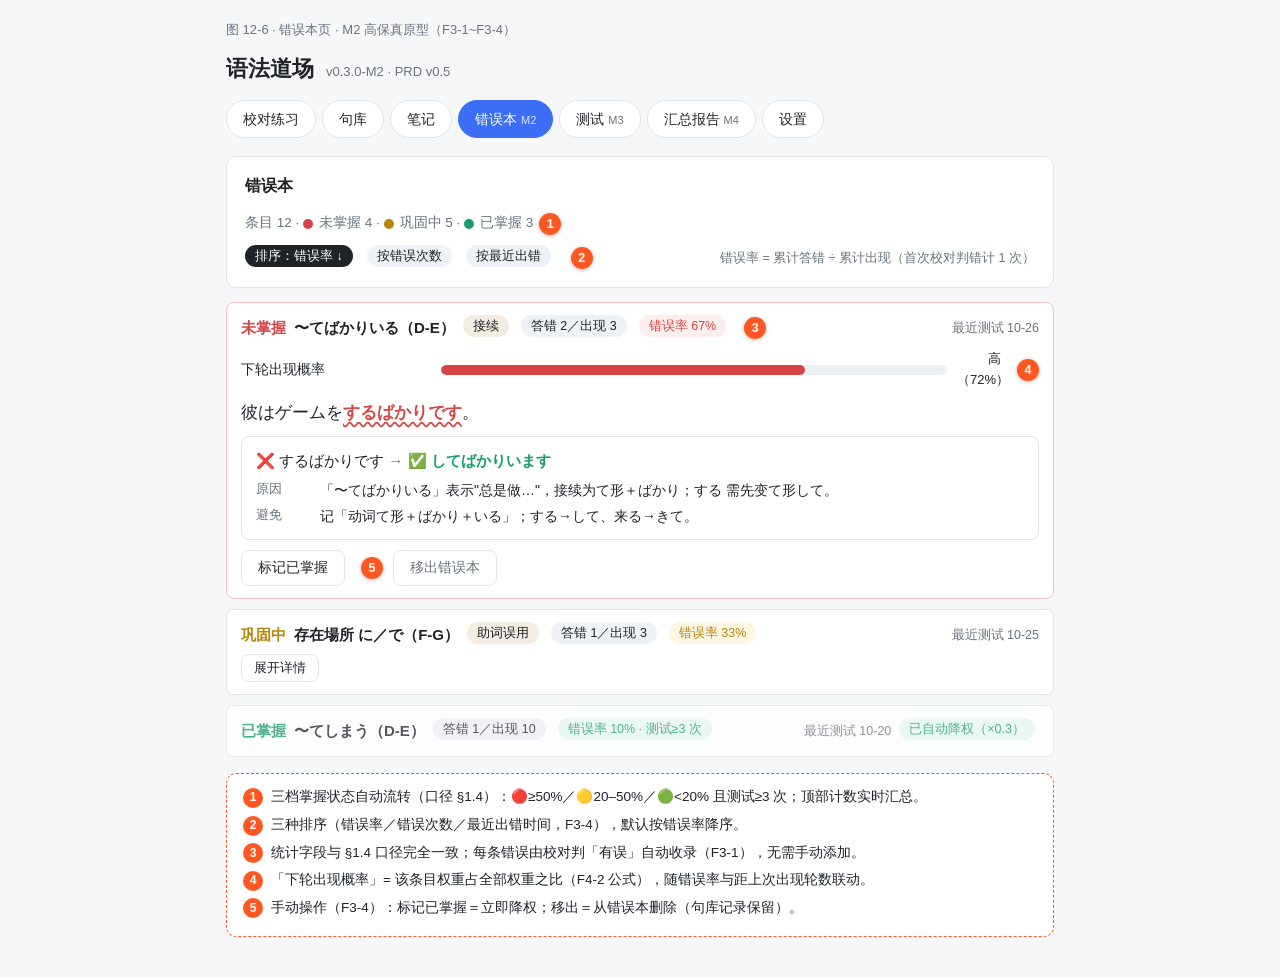
<file: app/_mockups/errorbook.html>
<!DOCTYPE html>
<html lang="zh-CN">
<head>
<meta charset="UTF-8">
<title>错误本（M2 原型）</title>
<link rel="stylesheet" href="mock-base.css">
</head>
<body>
<div class="wrap">
  <p class="frame-title">图 12-6 · 错误本页 · M2 高保真原型（F3-1~F3-4）</p>

  <header class="top">
    <h1>语法道场</h1>
    <span class="ver">v0.3.0-M2 · PRD v0.5</span>
  </header>
  <nav class="tabs">
    <span>校对练习</span><span>句库</span><span>笔记</span><span class="active">错误本<i>M2</i></span><span>测试<i>M3</i></span><span>汇总报告<i>M4</i></span><span>设置</span>
  </nav>

  <div class="card">
    <h2>错误本</h2>
    <p class="stats">条目 12 · <span class="dot dot-r"></span>未掌握 4 · <span class="dot dot-y"></span>巩固中 5 · <span class="dot dot-g"></span>已掌握 3<span class="ann">1</span></p>
    <div class="row" style="margin-top:2px">
      <span class="badge" style="background:#1f2328;color:#fff">排序：错误率 ↓</span>
      <span class="badge">按错误次数</span>
      <span class="badge">按最近出错</span><span class="ann">2</span>
      <span style="margin-left:auto;color:var(--muted);font-size:12.5px">错误率 = 累计答错 ÷ 累计出现（首次校对判错计 1 次）</span>
    </div>
  </div>

  <div class="rec" style="border-color:#f3c1c1">
    <div class="head">
      <span class="v bad">未掌握</span>
      <strong>〜てばかりいる（D-E）</strong>
      <span class="badge etype">接续</span>
      <span class="badge">答错 2／出现 3</span>
      <span class="badge" style="background:var(--red-bg);color:var(--red)">错误率 67%</span><span class="ann">3</span>
      <time>最近测试 10-26</time>
    </div>
    <div class="barrow" style="margin:8px 0">
      <span class="nm">下轮出现概率</span>
      <div class="track"><div class="fill r" style="width:72%"></div></div>
      <span class="pc">高（72%）</span><span class="ann">4</span>
    </div>
    <p class="sentence" style="margin:6px 0 2px">彼はゲームを<mark class="hl-err">するばかりです</mark>。</p>
    <div class="corr">
      <div class="chg" style="font-size:15px;margin-bottom:6px">❌ するばかりです <span style="color:var(--muted)">→</span> <span class="fixed-part">✅ してばかりいます</span></div>
      <dl>
        <dt>原因</dt><dd>「〜てばかりいる」表示"总是做…"，接续为て形＋ばかり；する 需先变て形して。</dd>
        <dt>避免</dt><dd>记「动词て形＋ばかり＋いる」；する→して、来る→きて。</dd>
      </dl>
    </div>
    <div class="row">
      <button class="s">标记已掌握</button><span class="ann">5</span>
      <button class="s dim">移出错误本</button>
    </div>
  </div>

  <div class="rec">
    <div class="head">
      <span class="v warn">巩固中</span>
      <strong>存在場所 に／で（F-G）</strong>
      <span class="badge etype">助词误用</span>
      <span class="badge">答错 1／出现 3</span>
      <span class="badge" style="background:var(--yellow-bg);color:var(--yellow)">错误率 33%</span>
      <time>最近测试 10-25</time>
    </div>
    <div class="row" style="margin-top:6px"><button class="s" style="font-size:13px;padding:4px 12px">展开详情</button></div>
  </div>

  <div class="rec" style="opacity:.75">
    <div class="head">
      <span class="v ok">已掌握</span>
      <strong>〜てしまう（D-E）</strong>
      <span class="badge">答错 1／出现 10</span>
      <span class="badge" style="background:var(--green-bg);color:var(--green)">错误率 10% · 测试≥3 次</span>
      <time>最近测试 10-20</time>
      <span class="badge m">已自动降权（×0.3）</span>
    </div>
  </div>

  <div class="legend">
    <ul>
      <li><b class="n">1</b>三档掌握状态自动流转（口径 §1.4）：🔴≥50%／🟡20–50%／🟢&lt;20% 且测试≥3 次；顶部计数实时汇总。</li>
      <li><b class="n">2</b>三种排序（错误率／错误次数／最近出错时间，F3-4），默认按错误率降序。</li>
      <li><b class="n">3</b>统计字段与 §1.4 口径完全一致；每条错误由校对判「有误」自动收录（F3-1），无需手动添加。</li>
      <li><b class="n">4</b>「下轮出现概率」= 该条目权重占全部权重之比（F4-2 公式），随错误率与距上次出现轮数联动。</li>
      <li><b class="n">5</b>手动操作（F3-4）：标记已掌握＝立即降权；移出＝从错误本删除（句库记录保留）。</li>
    </ul>
  </div>
</div>
</body>
</html>
</file>
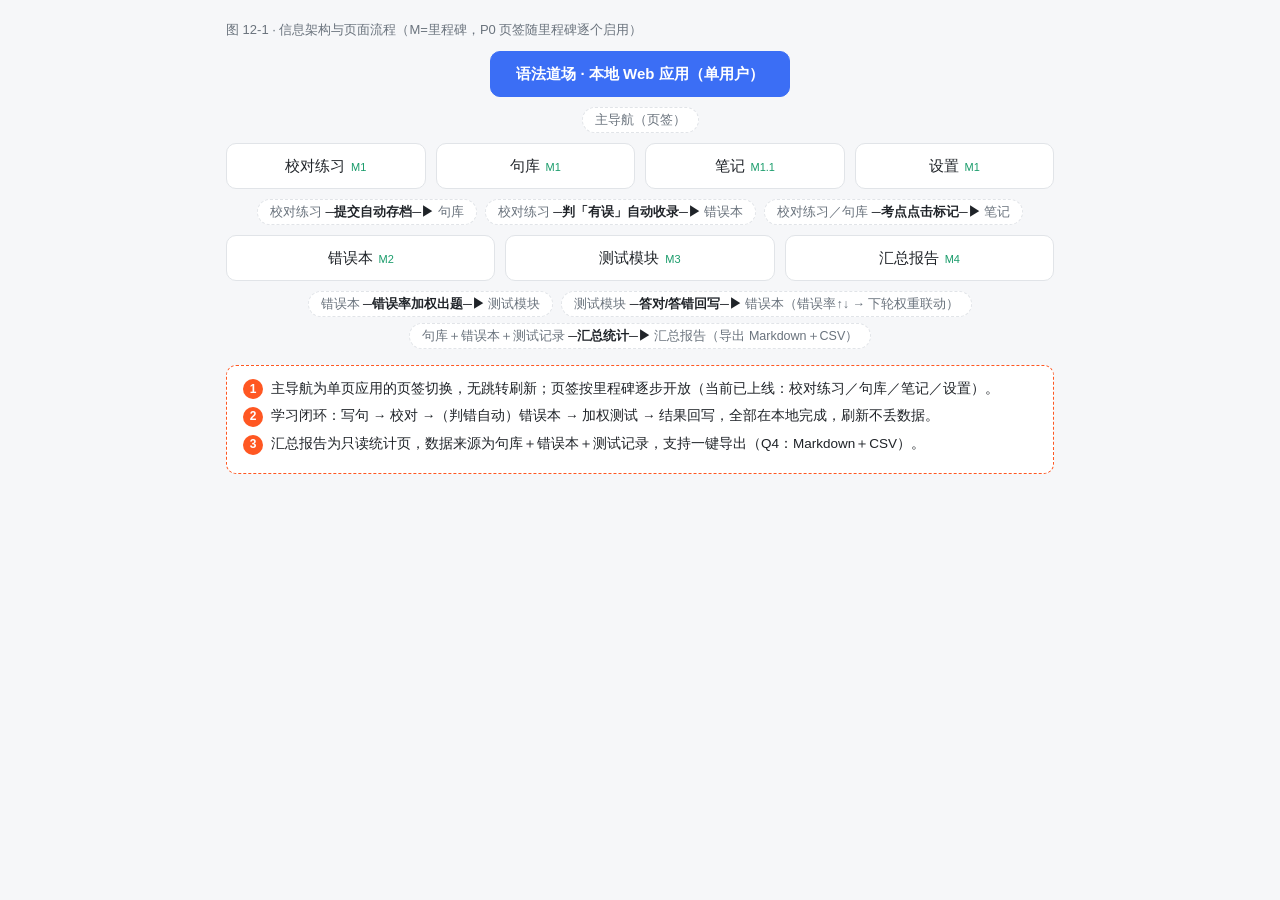
<file: app/_mockups/ia.html>
<!DOCTYPE html>
<html lang="zh-CN">
<head>
<meta charset="UTF-8">
<title>信息架构与页面流程</title>
<link rel="stylesheet" href="mock-base.css">
</head>
<body>
<div class="wrap">
  <p class="frame-title">图 12-1 · 信息架构与页面流程（M=里程碑，P0 页签随里程碑逐个启用）</p>

  <div class="ia-row">
    <div class="ia-node root" style="flex:0 1 300px">语法道场 · 本地 Web 应用（单用户）</div>
  </div>
  <div class="ia-arrow-row"><span class="ia-arrow">主导航（页签）</span></div>

  <div class="ia-row">
    <div class="ia-node">校对练习<span class="m">M1</span></div>
    <div class="ia-node">句库<span class="m">M1</span></div>
    <div class="ia-node">笔记<span class="m">M1.1</span></div>
    <div class="ia-node">设置<span class="m">M1</span></div>
  </div>
  <div class="ia-arrow-row">
    <span class="ia-arrow">校对练习 <b>─提交自动存档─▶</b> 句库</span>
    <span class="ia-arrow">校对练习 <b>─判「有误」自动收录─▶</b> 错误本</span>
    <span class="ia-arrow">校对练习／句库 <b>─考点点击标记─▶</b> 笔记</span>
  </div>

  <div class="ia-row">
    <div class="ia-node">错误本<span class="m">M2</span></div>
    <div class="ia-node">测试模块<span class="m">M3</span></div>
    <div class="ia-node">汇总报告<span class="m">M4</span></div>
  </div>
  <div class="ia-arrow-row">
    <span class="ia-arrow">错误本 <b>─错误率加权出题─▶</b> 测试模块</span>
    <span class="ia-arrow">测试模块 <b>─答对/答错回写─▶</b> 错误本（错误率↑↓ → 下轮权重联动）</span>
  </div>
  <div class="ia-arrow-row">
    <span class="ia-arrow">句库＋错误本＋测试记录 <b>─汇总统计─▶</b> 汇总报告（导出 Markdown＋CSV）</span>
  </div>

  <div class="legend">
    <ul>
      <li><b class="n">1</b>主导航为单页应用的页签切换，无跳转刷新；页签按里程碑逐步开放（当前已上线：校对练习／句库／笔记／设置）。</li>
      <li><b class="n">2</b>学习闭环：写句 → 校对 →（判错自动）错误本 → 加权测试 → 结果回写，全部在本地完成，刷新不丢数据。</li>
      <li><b class="n">3</b>汇总报告为只读统计页，数据来源为句库＋错误本＋测试记录，支持一键导出（Q4：Markdown＋CSV）。</li>
    </ul>
  </div>
</div>
</body>
</html>
</file>
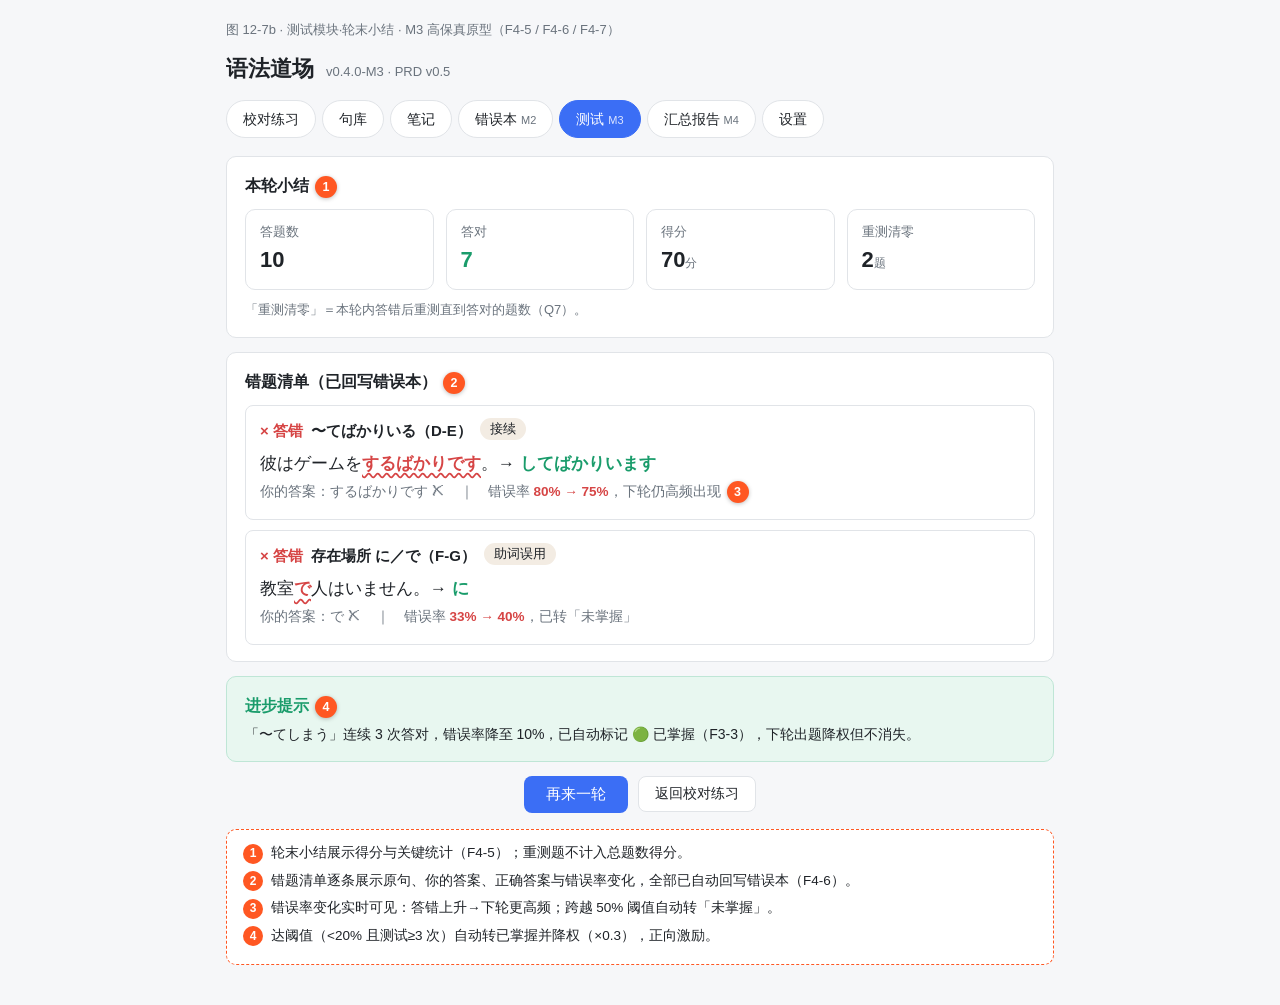
<file: app/_mockups/quiz-summary.html>
<!DOCTYPE html>
<html lang="zh-CN">
<head>
<meta charset="UTF-8">
<title>测试·轮末小结（M3 原型）</title>
<link rel="stylesheet" href="mock-base.css">
</head>
<body>
<div class="wrap">
  <p class="frame-title">图 12-7b · 测试模块·轮末小结 · M3 高保真原型（F4-5 / F4-6 / F4-7）</p>

  <header class="top">
    <h1>语法道场</h1>
    <span class="ver">v0.4.0-M3 · PRD v0.5</span>
  </header>
  <nav class="tabs">
    <span>校对练习</span><span>句库</span><span>笔记</span><span>错误本<i>M2</i></span><span class="active">测试<i>M3</i></span><span>汇总报告<i>M4</i></span><span>设置</span>
  </nav>

  <div class="card">
    <h2>本轮小结<span class="ann">1</span></h2>
    <div class="kpis">
      <div class="kpi"><div class="l">答题数</div><div class="v">10</div></div>
      <div class="kpi"><div class="l">答对</div><div class="v" style="color:var(--green)">7</div></div>
      <div class="kpi"><div class="l">得分</div><div class="v">70<small>分</small></div></div>
      <div class="kpi"><div class="l">重测清零</div><div class="v">2<small>题</small></div></div>
    </div>
    <p style="color:var(--muted);font-size:13px;margin:10px 0 0">「重测清零」＝本轮内答错后重测直到答对的题数（Q7）。</p>
  </div>

  <div class="card">
    <h2>错题清单（已回写错误本）<span class="ann">2</span></h2>
    <div class="rec" style="margin-bottom:10px">
      <div class="head">
        <span class="v bad">× 答错</span><strong>〜てばかりいる（D-E）</strong><span class="badge etype">接续</span>
      </div>
      <p class="sentence" style="margin:6px 0 2px">彼はゲームを<mark class="hl-err">するばかりです</mark>。→ <span class="fixed-part">してばかりいます</span></p>
      <p style="font-size:13.5px;margin:4px 0;color:var(--muted)">你的答案：するばかりです ✗　｜　错误率 <b style="color:var(--red)">80% → 75%</b>，下轮仍高频出现<span class="ann">3</span></p>
    </div>
    <div class="rec" style="margin-bottom:0">
      <div class="head">
        <span class="v bad">× 答错</span><strong>存在場所 に／で（F-G）</strong><span class="badge etype">助词误用</span>
      </div>
      <p class="sentence" style="margin:6px 0 2px">教室<mark class="hl-err">で</mark>人はいません。→ <span class="fixed-part">に</span></p>
      <p style="font-size:13.5px;margin:4px 0;color:var(--muted)">你的答案：で ✗　｜　错误率 <b style="color:var(--red)">33% → 40%</b>，已转「未掌握」</p>
    </div>
  </div>

  <div class="card" style="background:var(--green-bg);border-color:#bfe6d6">
    <h2 style="color:var(--green);margin-bottom:4px">进步提示<span class="ann">4</span></h2>
    <p style="margin:0;font-size:14px">「〜てしまう」连续 3 次答对，错误率降至 10%，已自动标记 🟢 已掌握（F3-3），下轮出题降权但不消失。</p>
  </div>

  <div class="row" style="justify-content:center">
    <button class="p">再来一轮</button>
    <button class="s">返回校对练习</button>
  </div>

  <div class="legend">
    <ul>
      <li><b class="n">1</b>轮末小结展示得分与关键统计（F4-5）；重测题不计入总题数得分。</li>
      <li><b class="n">2</b>错题清单逐条展示原句、你的答案、正确答案与错误率变化，全部已自动回写错误本（F4-6）。</li>
      <li><b class="n">3</b>错误率变化实时可见：答错上升→下轮更高频；跨越 50% 阈值自动转「未掌握」。</li>
      <li><b class="n">4</b>达阈值（&lt;20% 且测试≥3 次）自动转已掌握并降权（×0.3），正向激励。</li>
    </ul>
  </div>
</div>
</body>
</html>
</file>
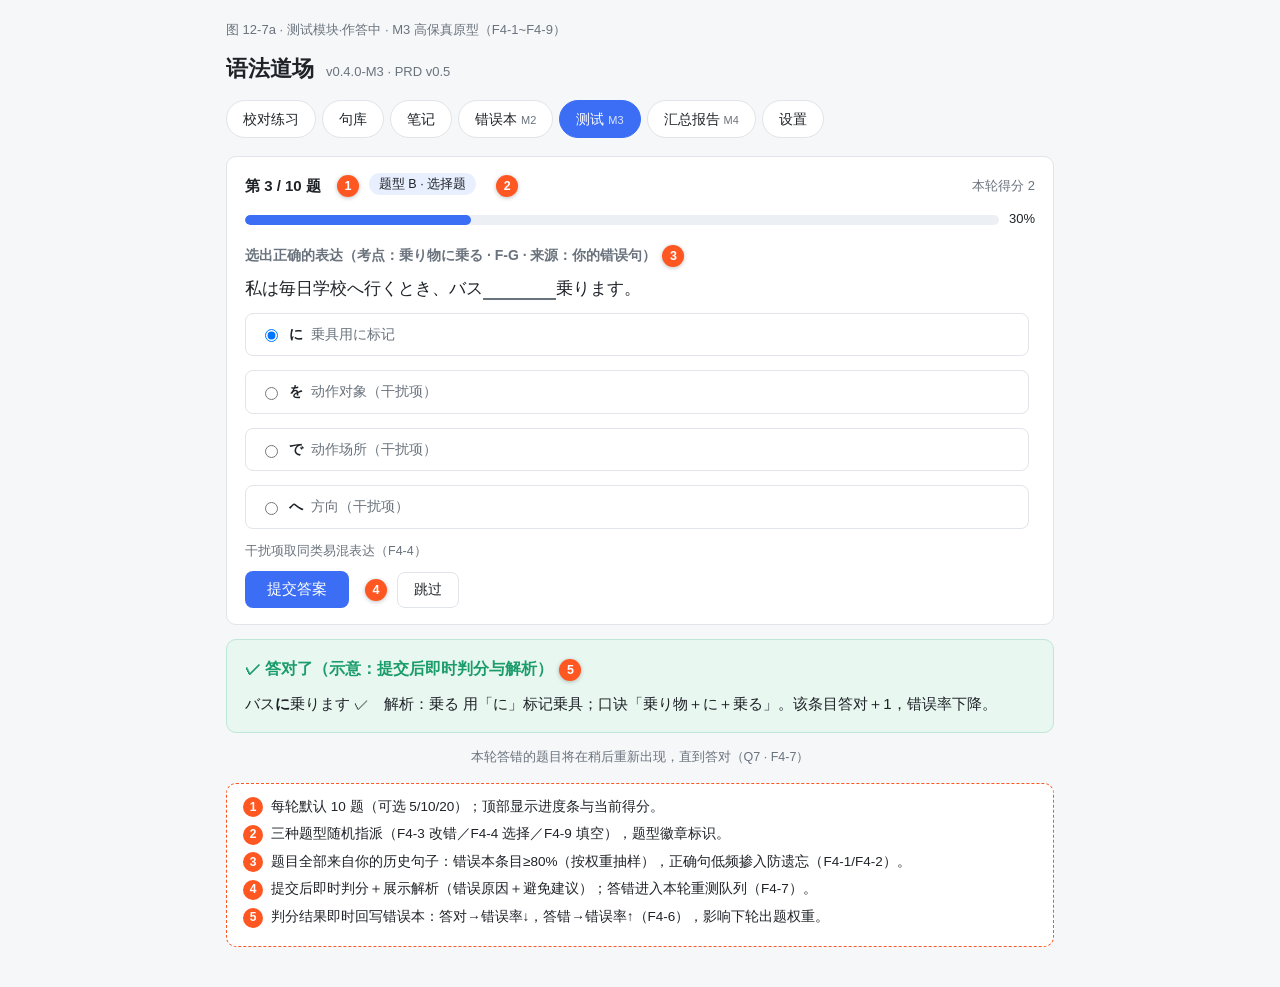
<file: app/_mockups/quiz.html>
<!DOCTYPE html>
<html lang="zh-CN">
<head>
<meta charset="UTF-8">
<title>测试·作答中（M3 原型）</title>
<link rel="stylesheet" href="mock-base.css">
</head>
<body>
<div class="wrap">
  <p class="frame-title">图 12-7a · 测试模块·作答中 · M3 高保真原型（F4-1~F4-9）</p>

  <header class="top">
    <h1>语法道场</h1>
    <span class="ver">v0.4.0-M3 · PRD v0.5</span>
  </header>
  <nav class="tabs">
    <span>校对练习</span><span>句库</span><span>笔记</span><span>错误本<i>M2</i></span><span class="active">测试<i>M3</i></span><span>汇总报告<i>M4</i></span><span>设置</span>
  </nav>

  <div class="card">
    <div class="row" style="margin-top:0">
      <strong>第 3 / 10 题</strong><span class="ann">1</span>
      <span class="badge level">题型 B · 选择题</span><span class="ann">2</span>
      <span style="margin-left:auto;color:var(--muted);font-size:13px">本轮得分 2</span>
    </div>
    <div class="barrow" style="margin:10px 0">
      <div class="track"><div class="fill" style="width:30%"></div></div>
      <span class="pc" style="width:auto">30%</span>
    </div>
    <h3 class="sec">选出正确的表达（考点：乗り物に乗る · F-G · 来源：你的错误句）<span class="ann">3</span></h3>
    <p class="sentence">私は毎日学校へ行くとき、バス<span style="color:var(--muted);border-bottom:2px solid var(--muted);padding:0 28px">　</span>乗ります。</p>
    <div class="row" style="flex-direction:column;align-items:stretch;gap:8px">
      <label class="gp" style="padding:10px 14px"><input type="radio" name="q" checked> <span class="gp-seg">に</span><span class="gp-name">乗具用に标记</span></label>
      <label class="gp" style="padding:10px 14px"><input type="radio" name="q"> <span class="gp-seg">を</span><span class="gp-name">动作对象（干扰项）</span></label>
      <label class="gp" style="padding:10px 14px"><input type="radio" name="q"> <span class="gp-seg">で</span><span class="gp-name">动作场所（干扰项）</span></label>
      <label class="gp" style="padding:10px 14px"><input type="radio" name="q"> <span class="gp-seg">へ</span><span class="gp-name">方向（干扰项）</span></label>
    </div>
    <p style="color:var(--muted);font-size:12.5px;margin:6px 0 0">干扰项取同类易混表达（F4-4）</p>
    <div class="row">
      <button class="p">提交答案</button><span class="ann">4</span>
      <button class="s">跳过</button>
    </div>
  </div>

  <div class="card" style="background:var(--green-bg);border-color:#bfe6d6">
    <h2 style="color:var(--green)">✓ 答对了（示意：提交后即时判分与解析）<span class="ann">5</span></h2>
    <p style="margin:0">バス<b>に</b>乗ります ✓　解析：乗る 用「に」标记乗具；口诀「乗り物＋に＋乗る」。该条目答对＋1，错误率下降。</p>
  </div>

  <p style="color:var(--muted);font-size:12.5px;text-align:center;margin-top:4px">本轮答错的题目将在稍后重新出现，直到答对（Q7 · F4-7）</p>

  <div class="legend">
    <ul>
      <li><b class="n">1</b>每轮默认 10 题（可选 5/10/20）；顶部显示进度条与当前得分。</li>
      <li><b class="n">2</b>三种题型随机指派（F4-3 改错／F4-4 选择／F4-9 填空），题型徽章标识。</li>
      <li><b class="n">3</b>题目全部来自你的历史句子：错误本条目≥80%（按权重抽样），正确句低频掺入防遗忘（F4-1/F4-2）。</li>
      <li><b class="n">4</b>提交后即时判分＋展示解析（错误原因＋避免建议）；答错进入本轮重测队列（F4-7）。</li>
      <li><b class="n">5</b>判分结果即时回写错误本：答对→错误率↓，答错→错误率↑（F4-6），影响下轮出题权重。</li>
    </ul>
  </div>
</div>
</body>
</html>
</file>
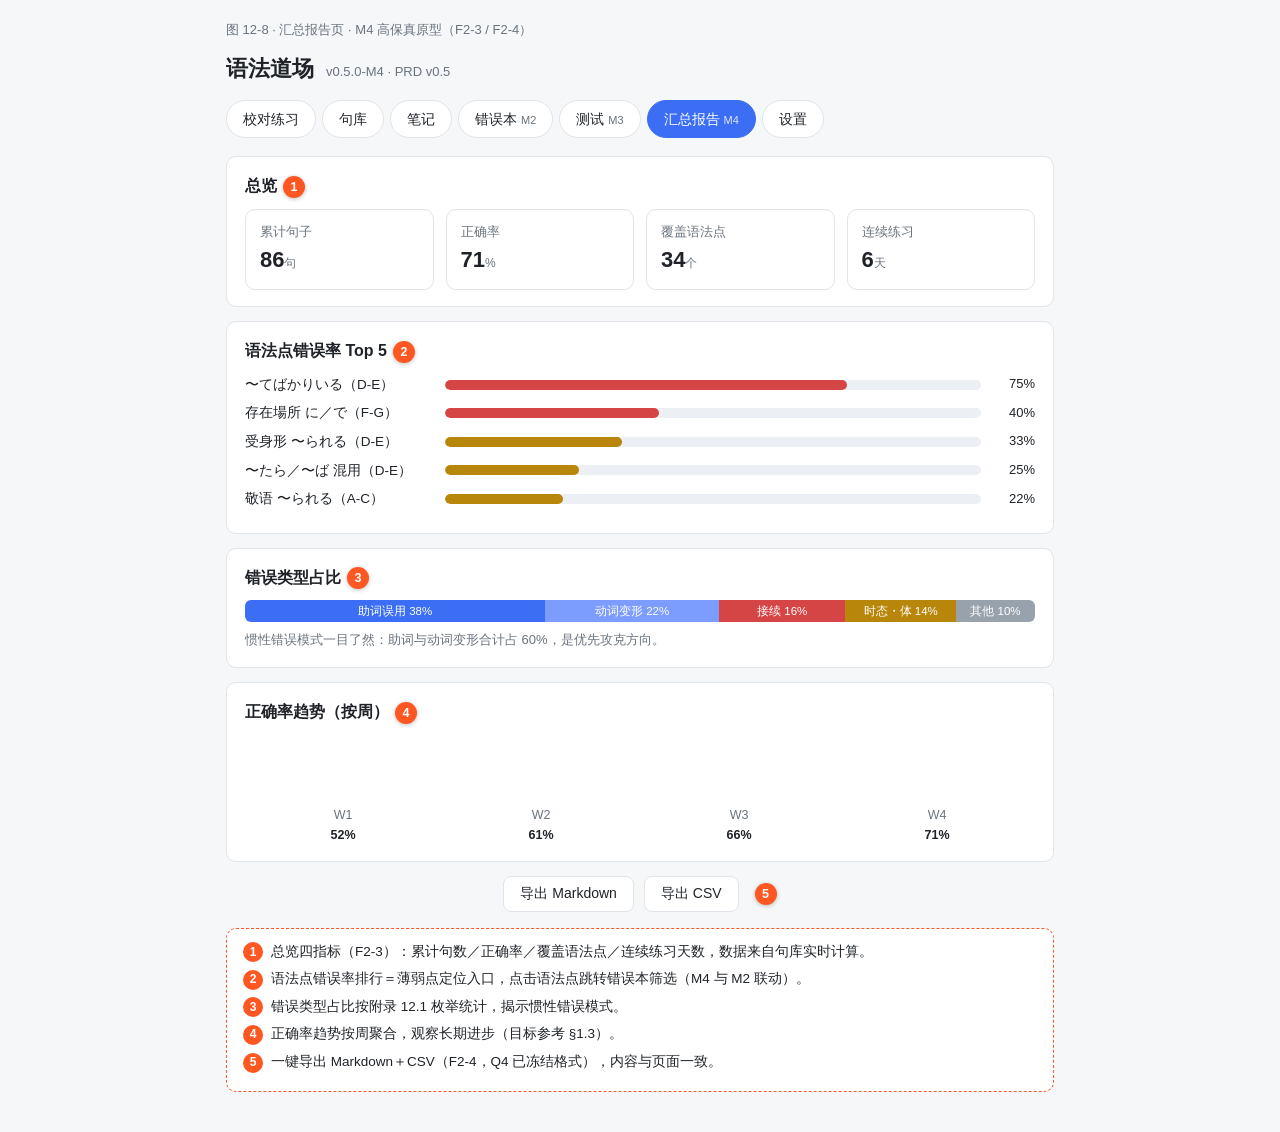
<file: app/_mockups/report.html>
<!DOCTYPE html>
<html lang="zh-CN">
<head>
<meta charset="UTF-8">
<title>汇总报告（M4 原型）</title>
<link rel="stylesheet" href="mock-base.css">
</head>
<body>
<div class="wrap">
  <p class="frame-title">图 12-8 · 汇总报告页 · M4 高保真原型（F2-3 / F2-4）</p>

  <header class="top">
    <h1>语法道场</h1>
    <span class="ver">v0.5.0-M4 · PRD v0.5</span>
  </header>
  <nav class="tabs">
    <span>校对练习</span><span>句库</span><span>笔记</span><span>错误本<i>M2</i></span><span>测试<i>M3</i></span><span class="active">汇总报告<i>M4</i></span><span>设置</span>
  </nav>

  <div class="card">
    <h2>总览<span class="ann">1</span></h2>
    <div class="kpis">
      <div class="kpi"><div class="l">累计句子</div><div class="v">86<small>句</small></div></div>
      <div class="kpi"><div class="l">正确率</div><div class="v">71<small>%</small></div></div>
      <div class="kpi"><div class="l">覆盖语法点</div><div class="v">34<small>个</small></div></div>
      <div class="kpi"><div class="l">连续练习</div><div class="v">6<small>天</small></div></div>
    </div>
  </div>

  <div class="card">
    <h2>语法点错误率 Top 5<span class="ann">2</span></h2>
    <div class="barrow"><span class="nm">〜てばかりいる（D-E）</span><div class="track"><div class="fill r" style="width:75%"></div></div><span class="pc">75%</span></div>
    <div class="barrow"><span class="nm">存在場所 に／で（F-G）</span><div class="track"><div class="fill r" style="width:40%"></div></div><span class="pc">40%</span></div>
    <div class="barrow"><span class="nm">受身形 〜られる（D-E）</span><div class="track"><div class="fill y" style="width:33%"></div></div><span class="pc">33%</span></div>
    <div class="barrow"><span class="nm">〜たら／〜ば 混用（D-E）</span><div class="track"><div class="fill y" style="width:25%"></div></div><span class="pc">25%</span></div>
    <div class="barrow"><span class="nm">敬语 〜られる（A-C）</span><div class="track"><div class="fill y" style="width:22%"></div></div><span class="pc">22%</span></div>
  </div>

  <div class="card">
    <h2>错误类型占比<span class="ann">3</span></h2>
    <div class="stackbar">
      <div style="width:38%;background:#3b6ef5">助词误用 38%</div>
      <div style="width:22%;background:#7c9dfd">动词变形 22%</div>
      <div style="width:16%;background:#d64545">接续 16%</div>
      <div style="width:14%;background:#b8860b">时态・体 14%</div>
      <div style="width:10%;background:#98a2ad">其他 10%</div>
    </div>
    <p style="color:var(--muted);font-size:13px;margin:4px 0 0">惯性错误模式一目了然：助词与动词变形合计占 60%，是优先攻克方向。</p>
  </div>

  <div class="card">
    <h2>正确率趋势（按周）<span class="ann">4</span></h2>
    <div style="display:flex;align-items:flex-end;gap:14px;height:110px;padding:0 6px">
      <div style="flex:1;text-align:center"><div style="background:#c9d4f7;border-radius:4px 4px 0 0;height:52%"></div><div style="font-size:12.5px;color:var(--muted)">W1<br><b style="color:var(--text)">52%</b></div></div>
      <div style="flex:1;text-align:center"><div style="background:#a9bcf9;border-radius:4px 4px 0 0;height:61%"></div><div style="font-size:12.5px;color:var(--muted)">W2<br><b style="color:var(--text)">61%</b></div></div>
      <div style="flex:1;text-align:center"><div style="background:#7c9dfd;border-radius:4px 4px 0 0;height:66%"></div><div style="font-size:12.5px;color:var(--muted)">W3<br><b style="color:var(--text)">66%</b></div></div>
      <div style="flex:1;text-align:center"><div style="background:#3b6ef5;border-radius:4px 4px 0 0;height:71%"></div><div style="font-size:12.5px;color:var(--muted)">W4<br><b style="color:var(--text)">71%</b></div></div>
    </div>
  </div>

  <div class="row" style="justify-content:center">
    <button class="s">导出 Markdown</button>
    <button class="s">导出 CSV</button><span class="ann">5</span>
  </div>

  <div class="legend">
    <ul>
      <li><b class="n">1</b>总览四指标（F2-3）：累计句数／正确率／覆盖语法点／连续练习天数，数据来自句库实时计算。</li>
      <li><b class="n">2</b>语法点错误率排行＝薄弱点定位入口，点击语法点跳转错误本筛选（M4 与 M2 联动）。</li>
      <li><b class="n">3</b>错误类型占比按附录 12.1 枚举统计，揭示惯性错误模式。</li>
      <li><b class="n">4</b>正确率趋势按周聚合，观察长期进步（目标参考 §1.3）。</li>
      <li><b class="n">5</b>一键导出 Markdown＋CSV（F2-4，Q4 已冻结格式），内容与页面一致。</li>
    </ul>
  </div>
</div>
</body>
</html>
</file>
<file: app/_mockups/mock-base.css>
:root {
  --bg: #f6f7f9; --card: #ffffff; --text: #1f2328; --muted: #6a737d; --border: #e1e4e8;
  --primary: #3b6ef5; --ink: #ffffff;
  --green: #1a9c6b; --green-bg: #e8f7f0;
  --yellow: #b8860b; --yellow-bg: #fdf6e3;
  --red: #d64545; --red-bg: #fdeeee;
}
* { box-sizing: border-box; }
body { margin: 0; background: var(--bg); color: var(--text); font-family: "Segoe UI","Microsoft YaHei",Arial,sans-serif; font-size: 15px; line-height: 1.6; }
.wrap { max-width: 860px; margin: 0 auto; padding: 20px 16px 40px; }
.frame-title { color: var(--muted); font-size: 13px; margin: 0 0 10px; }
header.top { display: flex; align-items: baseline; gap: 12px; flex-wrap: wrap; margin-bottom: 4px; }
header.top h1 { font-size: 22px; margin: 0; }
header.top .ver { color: var(--muted); font-size: 13px; }
.tabs { display: flex; gap: 6px; margin: 14px 0 18px; flex-wrap: wrap; }
.tabs span { border: 1px solid var(--border); background: var(--card); color: var(--text); padding: 7px 16px; border-radius: 999px; font-size: 14px; }
.tabs span.active { background: var(--primary); border-color: var(--primary); color: var(--ink); }
.tabs span i { font-style: normal; font-size: 11px; color: var(--muted); margin-left: 4px; }
.tabs span.active i { color: #dbe4ff; }
.card { background: var(--card); border: 1px solid var(--border); border-radius: 10px; padding: 16px 18px; margin-bottom: 14px; }
.card h2 { font-size: 16px; margin: 0 0 10px; }
h3.sec { font-size: 14px; margin: 14px 0 8px; color: var(--muted); font-weight: 600; }
.badge { display: inline-block; padding: 1px 10px; border-radius: 999px; font-size: 12.5px; background: #eef1f6; color: var(--text); font-weight: 400; margin: 0 4px 4px 0; }
.badge.level { background: #e8effe; }
.badge.etype { background: #f3ece3; }
.badge.m { background: #e8f7f0; color: var(--green); }
.dot { display: inline-block; width: 10px; height: 10px; border-radius: 50%; margin-right: 6px; vertical-align: middle; }
.dot-g { background: var(--green); } .dot-y { background: var(--yellow); } .dot-r { background: var(--red); }
.stats { color: var(--muted); font-size: 13.5px; margin-bottom: 10px; }
.row { display: flex; gap: 10px; align-items: center; flex-wrap: wrap; margin-top: 10px; }
button.p { background: var(--primary); color: var(--ink); border: none; padding: 9px 22px; border-radius: 8px; font-size: 15px; cursor: default; }
button.s { background: var(--card); color: var(--text); border: 1px solid var(--border); padding: 8px 16px; border-radius: 8px; font-size: 14px; cursor: default; }
button.s.dim { color: var(--muted); }
mark.hl-err { background: transparent; color: var(--red); font-weight: 600; text-decoration: underline wavy var(--red); text-underline-offset: 4px; }
.fixed-part { color: var(--green); font-weight: 600; }
.sentence { font-size: 17px; margin: 4px 0 10px; }
.corr { border: 1px solid var(--border); border-radius: 8px; padding: 12px 14px; margin-top: 10px; }
.corr dl { margin: 0; display: grid; grid-template-columns: 64px 1fr; row-gap: 4px; }
.corr dt { color: var(--muted); font-size: 13px; }
.corr dd { margin: 0; font-size: 14px; }
.gp { display: inline-flex; align-items: center; gap: 8px; border: 1px solid var(--border); background: var(--card); border-radius: 8px; padding: 6px 12px; font-size: 13.5px; margin: 0 6px 6px 0; }
.gp .gp-seg { font-weight: 600; }
.gp .gp-name { color: var(--muted); }
.gp .gp-flag { font-size: 12px; color: var(--primary); }
.gp.marked { background: var(--primary); border-color: var(--primary); color: var(--ink); }
.gp.marked .gp-name, .gp.marked .gp-flag { color: var(--ink); }
.rec { border: 1px solid var(--border); border-radius: 8px; padding: 12px 14px; margin-bottom: 10px; background: var(--card); }
.rec .head { display: flex; align-items: center; gap: 8px; flex-wrap: wrap; }
.rec .head .v { font-weight: 600; }
.rec .head time { color: var(--muted); font-size: 12.5px; margin-left: auto; }
.v.ok { color: var(--green); } .v.warn { color: var(--yellow); } .v.bad { color: var(--red); } .v.note { color: var(--primary); }
.barrow { display: flex; align-items: center; gap: 10px; margin: 7px 0; }
.barrow .nm { width: 190px; font-size: 13.5px; flex: 0 0 auto; }
.barrow .track { flex: 1 1 auto; height: 10px; border-radius: 5px; background: #eceff3; overflow: hidden; }
.barrow .fill { height: 100%; border-radius: 5px; background: var(--primary); }
.barrow .fill.r { background: var(--red); } .barrow .fill.y { background: var(--yellow); } .barrow .fill.g { background: var(--green); }
.barrow .pc { width: 44px; text-align: right; font-size: 13px; flex: 0 0 auto; }
.kpis { display: flex; gap: 12px; flex-wrap: wrap; }
.kpi { flex: 1 1 150px; background: var(--card); border: 1px solid var(--border); border-radius: 10px; padding: 12px 14px; }
.kpi .l { color: var(--muted); font-size: 12.5px; }
.kpi .v { font-size: 22px; font-weight: 600; }
.kpi .v small { font-size: 12px; color: var(--muted); font-weight: 400; }
.stackbar { display: flex; height: 22px; border-radius: 6px; overflow: hidden; margin: 8px 0; }
.stackbar div { display: flex; align-items: center; justify-content: center; font-size: 11.5px; color: #fff; }
.ann { display: inline-flex; width: 22px; height: 22px; border-radius: 50%; background: #ff5722; color: #fff; font-size: 12.5px; font-weight: 600; align-items: center; justify-content: center; box-shadow: 0 1px 4px rgba(0,0,0,.25); margin-left: 6px; vertical-align: middle; flex: 0 0 auto; }
.legend { background: #fff; border: 1px dashed #ff5722; border-radius: 10px; padding: 12px 16px; font-size: 13.5px; margin-top: 16px; }
.legend b.n { display: inline-flex; width: 20px; height: 20px; border-radius: 50%; background: #ff5722; color: #fff; align-items: center; justify-content: center; font-size: 12px; margin-right: 8px; flex: 0 0 auto; }
.legend li { margin-bottom: 6px; display: flex; align-items: baseline; }
.legend ul { margin: 0; padding-left: 0; list-style: none; }
footer { color: var(--muted); font-size: 12.5px; margin-top: 26px; text-align: center; }
/* 信息架构图 */
.ia-node { background: var(--card); border: 1px solid var(--border); border-radius: 10px; padding: 10px 14px; text-align: center; }
.ia-node.root { background: var(--primary); color: var(--ink); border-color: var(--primary); font-weight: 600; }
.ia-node .m { display: inline-block; margin-left: 6px; font-size: 11px; color: var(--green); }
.ia-row { display: flex; gap: 10px; flex-wrap: wrap; justify-content: center; margin: 10px 0; }
.ia-row .ia-node { flex: 1 1 130px; }
.ia-arrow-row { display: flex; flex-wrap: wrap; gap: 8px; justify-content: center; margin: 6px 0; }
.ia-arrow { font-size: 12.5px; color: var(--muted); background: var(--card); border: 1px dashed var(--border); border-radius: 999px; padding: 2px 12px; }
.ia-arrow b { color: var(--text); font-weight: 600; }
</file>
